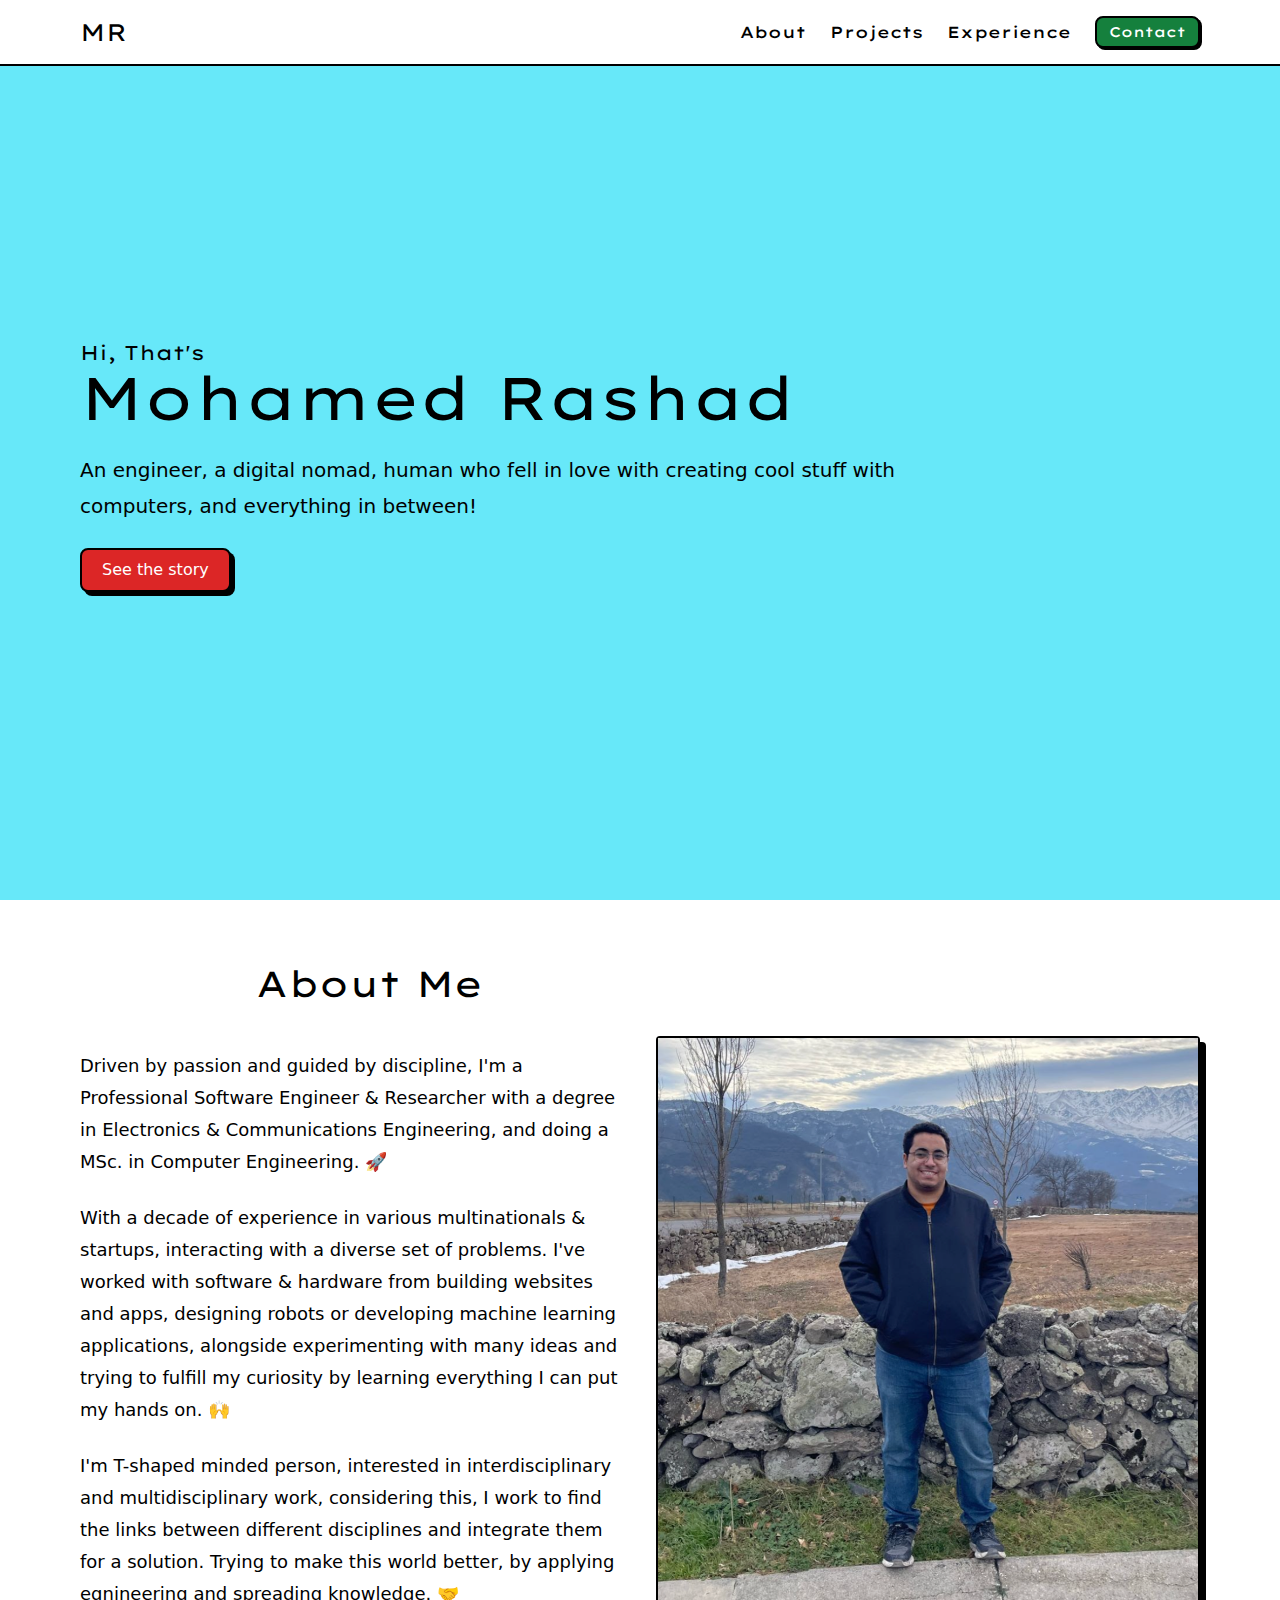
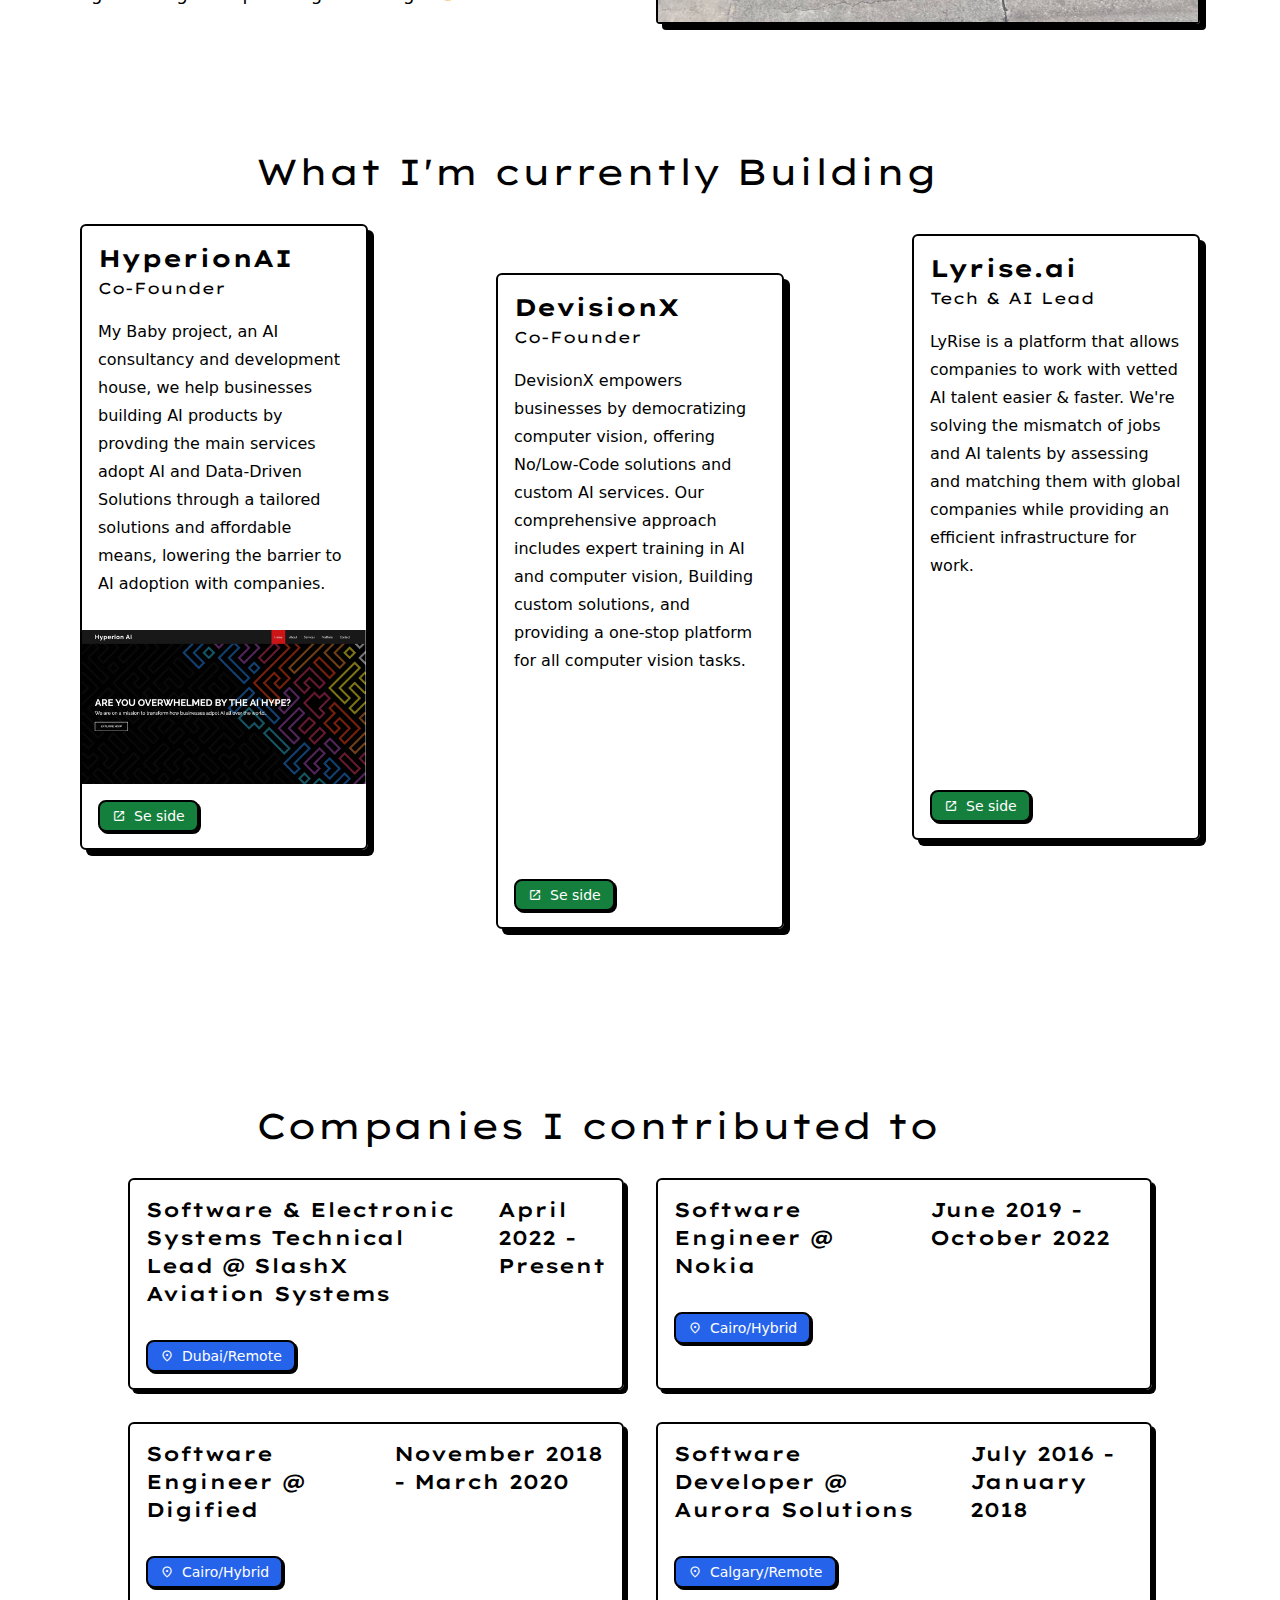
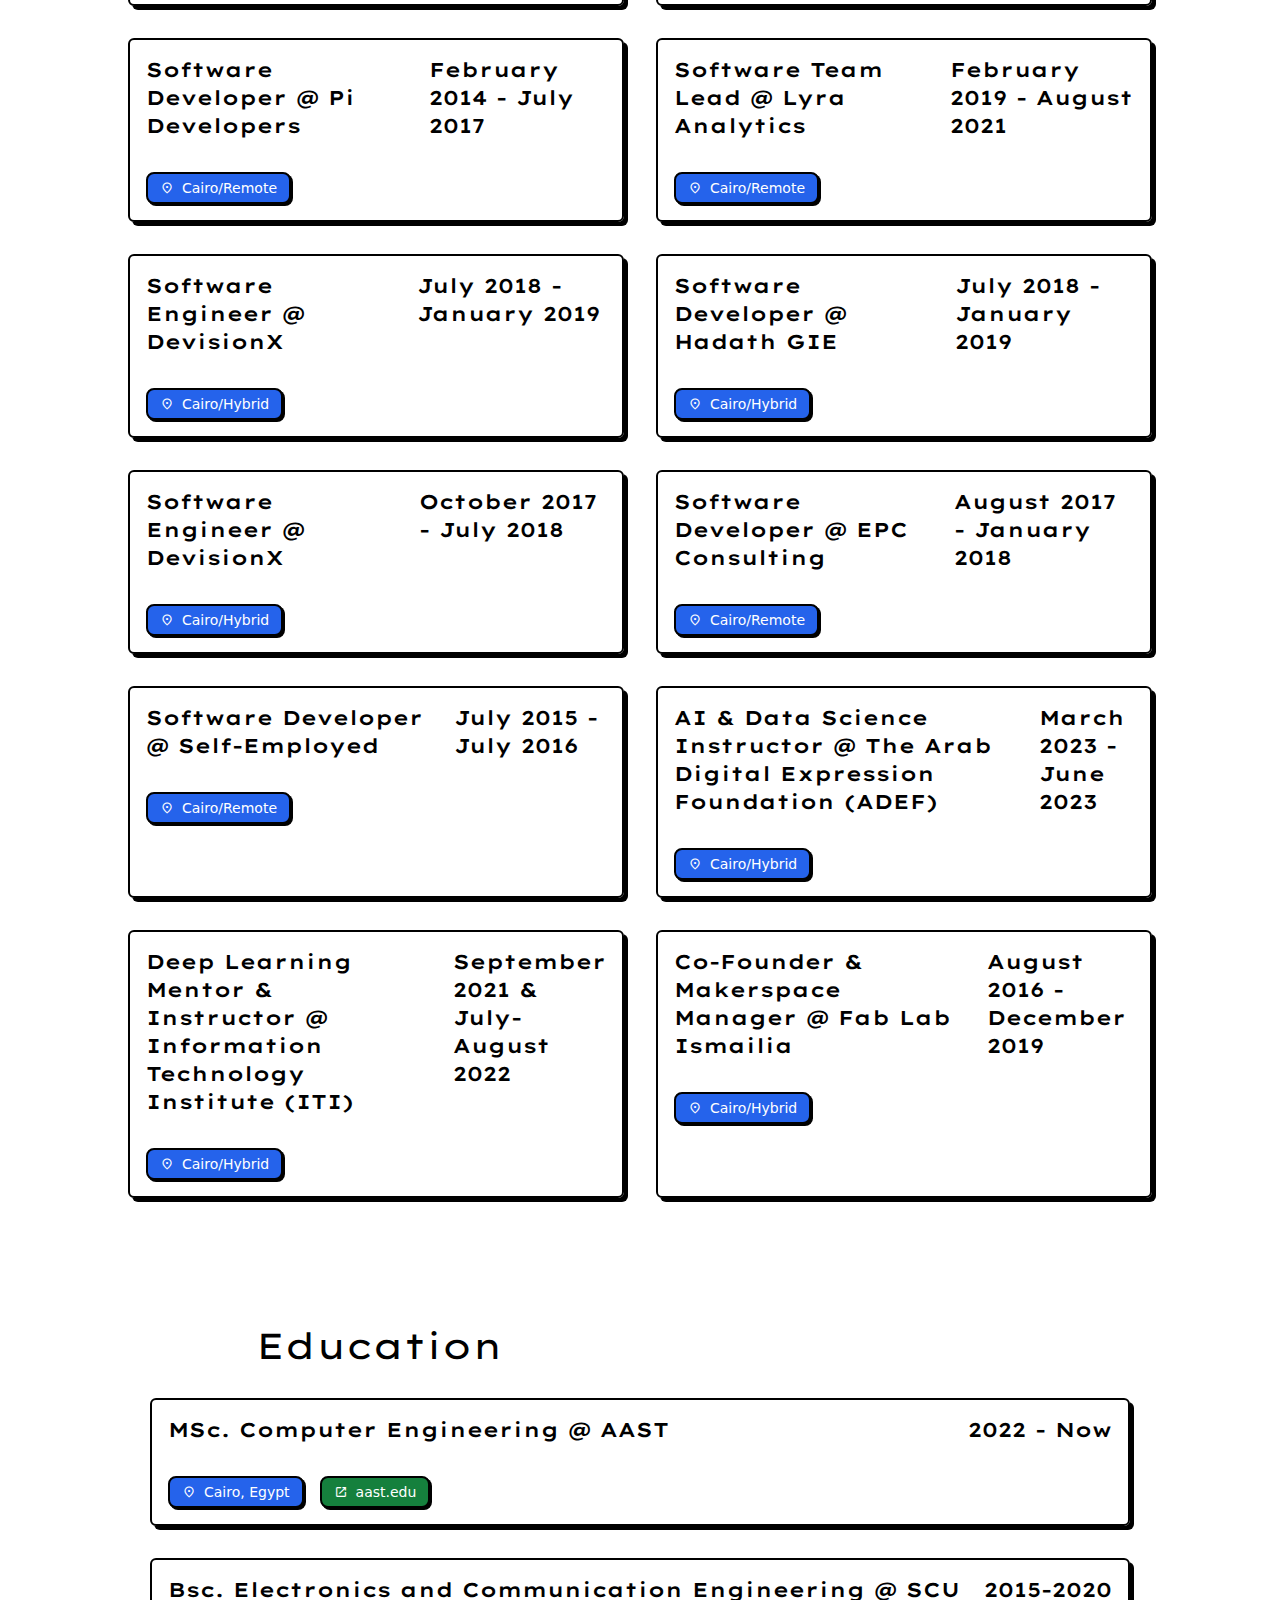
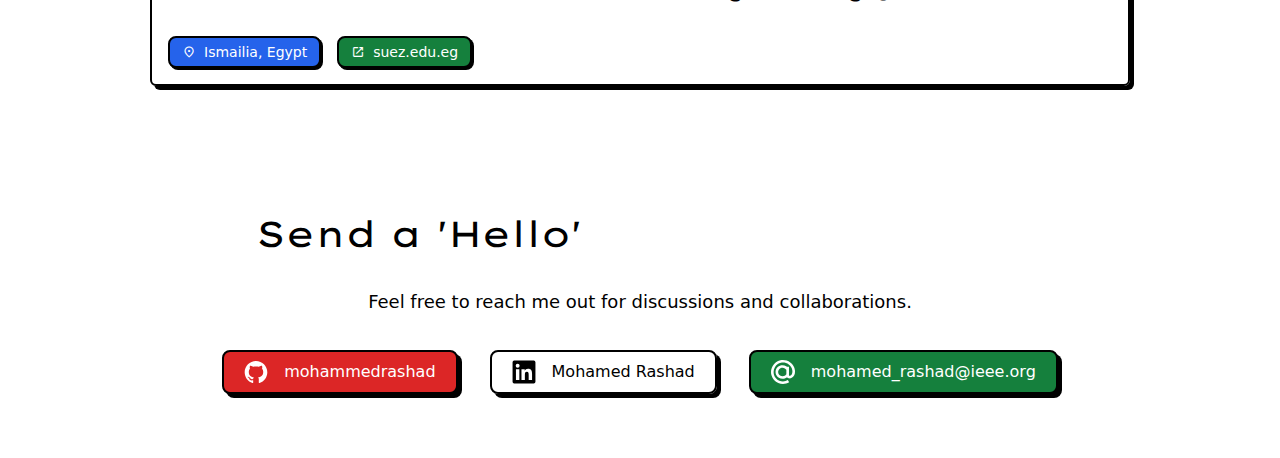
<file: index.html>
<!DOCTYPE html><html lang="da" class="scroll-smooth"><head><meta charset="UTF-8"><meta name="description" content="Rashad's Website."><meta property="og:title" content="Mads Lousdal"><meta property="og:type" content="website"><meta property="og:image" content="/social-image.png"><meta name="twitter:card" content="summary_large_image"><meta name="viewport" content="width=device-width"><!-- <link rel="icon" type="image/svg+xml" href="/favicon.svg" /> --><link rel="preconnect" href="https://fonts.googleapis.com"><link rel="preconnect" href="https://fonts.gstatic.com" crossorigin><link href="https://fonts.googleapis.com/css2?family=Lexend+Mega:wght@700&display=swap" rel="stylesheet"><link href="https://fonts.googleapis.com/css2?family=Material+Symbols+Outlined" rel="stylesheet"><meta name="generator" content="Astro v3.3.2"><title>Mohamed Rashad</title><link rel="stylesheet" href="/_astro/index.c45f99cb.css" /><script type="module">const n=document.querySelectorAll("a[href]"),a=document.querySelector("#navbarBtn"),e=document.querySelector("#navbar");a?.addEventListener("click",()=>{e?.classList.contains("hidden")?(e?.classList.remove("hidden"),e?.classList.add("flex")):(e?.classList.add("hidden"),e?.classList.remove("flex"))});n.forEach(s=>{s.addEventListener("click",()=>{e?.classList.contains("hidden")||e?.classList.add("hidden")})});
</script></head><body class="motion-safe:scroll-smooth"><header class="fixed top-0 left-0 right-0 z-10 bg-white border-b-2"><div class="container flex flex-wrap items-center justify-between py-4 mx-auto"><a href="#hero" class="text-2xl font-display">MR</a><button id="navbarBtn" type="button" class="inline-flex items-center justify-center w-10 h-10 p-2 text-sm text-black rounded-lg lg:hidden focus:outline-none focus:ring-2 focus:ring-black" aria-controls="navbar" aria-expanded="false"><span class="sr-only">Open main menu</span><svg class="w-5 h-5" aria-hidden="true" xmlns="http://www.w3.org/2000/svg" fill="none" viewBox="0 0 17 14"><path stroke="currentColor" stroke-linecap="round" stroke-linejoin="round" stroke-width="2" d="M1 1h15M1 7h15M1 13h15"></path></svg></button><nav class="hidden max-lg:w-fit lg:block lg:w-auto max-lg:absolute max-lg:top-20 max-lg:end-4 max-lg:bg-white max-lg:border-2 max-lg:border-black max-lg:rounded max-lg:p-4" id="navbar" aria-label="Main Menu"><ul class="flex flex-col gap-2 font-medium rounded-lg lg:items-center lg:gap-6 lg:flex-row lg:mt-0 lg:border-0 lg:bg-transparent"><li class="[&>a]:last:btn [&>a]:last:btn-sm [&>a]:last:btn-success [&>a]:last:hover:no-underline"><a href="#about" class="block first:pt-0 py-2 rounded font-display lg:p-0 w-fit">About</a></li><li class="[&>a]:last:btn [&>a]:last:btn-sm [&>a]:last:btn-success [&>a]:last:hover:no-underline"><a href="#projects" class="block first:pt-0 py-2 rounded font-display lg:p-0 w-fit">Projects</a></li><li class="[&>a]:last:btn [&>a]:last:btn-sm [&>a]:last:btn-success [&>a]:last:hover:no-underline"><a href="#resume" class="block first:pt-0 py-2 rounded font-display lg:p-0 w-fit">Experience</a></li><li class="[&>a]:last:btn [&>a]:last:btn-sm [&>a]:last:btn-success [&>a]:last:hover:no-underline"><a href="#contact" class="block first:pt-0 py-2 rounded font-display lg:p-0 w-fit">Contact</a></li></ul></nav></div></header><section class="grid min-h-screen py-16 bg-cyan-300 place-items-center scroll-m-24" id="hero"><div class="container flex flex-col justify-center h-full gap-8 lg:items-center lg:justify-between lg:flex-row"><header><h1 class="text-5xl sm:text-6xl"><span class="text-sm sm:text-xl">Hi, That's <br></span>Mohamed Rashad
</h1><p class="mt-6 prose lg:prose-xl">
An engineer, a digital nomad, human who fell in love with creating cool stuff with computers, and everything in between!
</p><div class="flex items-center gap-4 mt-6"><a class="flex items-center gap-2 btn btn-danger" href="#about"> See the story
</a></div></header><br><br><!-- <Picture
      src={AboutImg}
      formats={["webp"]}
      densities={[1.5, 2]}
      alt="Billede af mig"
      class="w-full"
      pictureAttributes={{ class: "w-full border-2 rounded shadow-lg" }}
    />       --></div></section><section class="py-16 scroll-m-16" id="about"><div class="container flex flex-col items-center gap-8"><header class="w-full max-w-screen-md"><h1 class="text-4xl">About Me</h1></header><div class="grid w-full gap-8 xl:grid-cols-2 place-items-center"><div class="prose max-w-none lg:max-w-prose lg:prose-lg"><p>
Driven by passion and guided by discipline,
           I'm a Professional Software Engineer & Researcher with a degree in Electronics & Communications Engineering, 
           and doing a MSc. in Computer Engineering. 🚀
</p><p>
With a decade of experience in various multinationals & startups, interacting with a diverse set of problems. I've worked with software & hardware from building websites and apps, designing robots or developing machine learning applications, alongside experimenting with many ideas and trying to fulfill my curiosity by learning everything I can put my hands on. 🙌
</p><p>
I'm T-shaped minded person, interested in interdisciplinary and multidisciplinary work, considering this, I work to find the links between different disciplines and integrate them for a solution. Trying to make this world better, by applying egnineering and spreading knowledge.  🤝
</p><!-- <p>Her er nogle af de teknologier som jeg har arbejdet med:</p>
        <ul class="flex flex-wrap items-center gap-4 not-prose">
          {tools.map((tool) => <Tool tool={tool} />)}
        </ul> --></div><picture class="w-full border-2 rounded shadow-lg"><source srcset="/_astro/Screenshot 2024-01-13 at 5.31.33 PM.cac0df3b_1zYJsC.webp, /_astro/Screenshot 2024-01-13 at 5.31.33 PM.cac0df3b_Z1mfb2a.webp 1.5x, /_astro/Screenshot 2024-01-13 at 5.31.33 PM.cac0df3b_Z1mfb2a.webp 2x" type="image/webp"><img src="/_astro/Screenshot 2024-01-13 at 5.31.33 PM.cac0df3b_ZIlM3s.png" srcset="/_astro/Screenshot 2024-01-13 at 5.31.33 PM.cac0df3b_vrhWl.png 1.5x, /_astro/Screenshot 2024-01-13 at 5.31.33 PM.cac0df3b_vrhWl.png 2x" alt="Billede af mig" class="w-full" width="1000" height="1081" loading="lazy" decoding="async"></picture></div></div></section><section class="py-16 scroll-m-16" id="projects"><div class="container flex flex-col items-center gap-8"><header class="w-full max-w-screen-md"><h1 class="text-4xl">What I&#39;m currently Building</h1></header><div class="grid gap-8 place-items-center lg:gap-16 xl:gap-32 lg:grid-cols-3"><article class="border-2 rounded-md max-w-none lg:max-w-prose prose prose-a:no-underline shadow-lg flex flex-col gap-4 lg:even:row-span-2"><header class="p-4 pb-0"><h2 class="my-0">HyperionAI</h2><h5 class="my-0">Co-Founder</h5></header><p class="px-4 my-0">My Baby project, an AI consultancy and development house, we help businesses building AI products by provding the main services adopt AI and Data-Driven Solutions through a tailored solutions and affordable means, lowering the barrier to AI adoption with companies.</p><ul class="flex flex-wrap items-center gap-4 px-4 not-prose"></ul><picture class="w-full mt-auto mb-0"><source srcset="/_astro/hyperion.ca4590a1_ZSpOr.webp, /_astro/hyperion.ca4590a1_9oB3Y.webp 1.5x, /_astro/hyperion.ca4590a1_22XMEM.webp 2x" type="image/webp"><img src="/_astro/hyperion.ca4590a1_Z1RzULj.png" srcset="/_astro/hyperion.ca4590a1_Z1HhSRS.png 1.5x, /_astro/hyperion.ca4590a1_bhhHU.png 2x" alt="HyperionAI" class="w-full" width="1000" height="542" loading="lazy" decoding="async"></picture><ul class="flex flex-wrap items-center gap-4 p-4 pt-0 not-prose"><li class="flex items-center gap-2"><a class="flex items-center gap-2 btn btn-sm btn-success" href="https://drinkster.vercel.app/" target="_blank"><i class="ico">open_in_new</i>
Se side
</a></li></ul></article><article class="border-2 rounded-md max-w-none lg:max-w-prose prose prose-a:no-underline shadow-lg flex flex-col gap-4 lg:even:row-span-2"><header class="p-4 pb-0"><h2 class="my-0">DevisionX</h2><h5 class="my-0">Co-Founder</h5></header><p class="px-4 my-0">DevisionX empowers businesses by democratizing computer vision, offering No/Low-Code solutions and custom AI services. Our comprehensive approach includes expert training in AI and computer vision, Building custom solutions, and providing a one-stop platform for all computer vision tasks.</p><ul class="flex flex-wrap items-center gap-4 px-4 not-prose"></ul><picture class="w-full mt-auto mb-0"><source srcset="/_astro/devx.35a10a57_ZT3EkI.webp, /_astro/devx.35a10a57_ZIKCri.webp 1.5x, /_astro/devx.35a10a57_19Ny9v.webp 2x" type="image/webp"><img src="/_astro/devx.35a10a57_Z1PTBu3.png" srcset="/_astro/devx.35a10a57_Z1FBzAC.png 1.5x, /_astro/devx.35a10a57_cWB0b.png 2x" alt="DevisionX" class="w-full" width="1000" height="548" loading="lazy" decoding="async"></picture><ul class="flex flex-wrap items-center gap-4 p-4 pt-0 not-prose"><li class="flex items-center gap-2"><a class="flex items-center gap-2 btn btn-sm btn-success" href="https://www.kristinalinhartova.com/" target="_blank"><i class="ico">open_in_new</i>
Se side
</a></li></ul></article><article class="border-2 rounded-md max-w-none lg:max-w-prose prose prose-a:no-underline shadow-lg flex flex-col gap-4 lg:even:row-span-2"><header class="p-4 pb-0"><h2 class="my-0">Lyrise.ai</h2><h5 class="my-0">Tech &amp; AI Lead</h5></header><p class="px-4 my-0">LyRise is a platform that allows companies to work with vetted AI talent easier &amp; faster. We&#39;re solving the mismatch of jobs and AI talents by assessing and matching them with global companies while providing an efficient infrastructure for work.</p><ul class="flex flex-wrap items-center gap-4 px-4 not-prose"></ul><picture class="w-full mt-auto mb-0"><source srcset="/_astro/lyrise.4ff412c7_2bSWyP.webp, /_astro/lyrise.4ff412c7_2mbYsg.webp 1.5x, /_astro/lyrise.4ff412c7_ZOpWJR.webp 2x" type="image/webp"><img src="/_astro/lyrise.4ff412c7_133G91.png" srcset="/_astro/lyrise.4ff412c7_1dlI2r.png 1.5x, /_astro/lyrise.4ff412c7_Z1XgeaG.png 2x" alt="Lyrise.ai" class="w-full" width="1000" height="570" loading="lazy" decoding="async"></picture><ul class="flex flex-wrap items-center gap-4 p-4 pt-0 not-prose"><li class="flex items-center gap-2"><a class="flex items-center gap-2 btn btn-sm btn-success" href="https://lyrise.ai/" target="_blank"><i class="ico">open_in_new</i>
Se side
</a></li></ul></article></div></div></section><section class="py-16 scroll-m-16" id="resume"><div class="container flex flex-col items-center gap-8"><header class="w-full max-w-screen-md"><h1 class="text-4xl">Companies I contributed to</h1></header><div class="grid grid-cols-2 flex flex-col max-w-screen-lg gap-8"><article class="p-4 gap-4 border-2 rounded-md max-w-none w-full shadow flex flex-col"><header><h2 class="flex flex-col md:flex-row gap-2 md:justify-between md:gap-6 mt-0 text-lg md:text-xl font-semibold">Software &amp; Electronic Systems Technical Lead @ SlashX Aviation Systems<span>April 2022 - Present</span></h2></header><div class="grid gap-4 prose md:grid-cols-5 place-items-center max-w-none lg:prose-lg prose-img:m-0 prose-p:m-0"></div><div class="flex gap-4"><p class="flex items-center gap-2 text-white bg-blue-600 tag"><i class="ico">location_on</i>Dubai/Remote</p></div></article><article class="p-4 gap-4 border-2 rounded-md max-w-none w-full shadow flex flex-col"><header><h2 class="flex flex-col md:flex-row gap-2 md:justify-between md:gap-6 mt-0 text-lg md:text-xl font-semibold">Software Engineer @ Nokia<span>June 2019 - October 2022</span></h2></header><div class="grid gap-4 prose md:grid-cols-5 place-items-center max-w-none lg:prose-lg prose-img:m-0 prose-p:m-0"></div><div class="flex gap-4"><p class="flex items-center gap-2 text-white bg-blue-600 tag"><i class="ico">location_on</i>Cairo/Hybrid</p></div></article><article class="p-4 gap-4 border-2 rounded-md max-w-none w-full shadow flex flex-col"><header><h2 class="flex flex-col md:flex-row gap-2 md:justify-between md:gap-6 mt-0 text-lg md:text-xl font-semibold">Software Engineer @ Digified<span>November 2018 - March 2020</span></h2></header><div class="grid gap-4 prose md:grid-cols-5 place-items-center max-w-none lg:prose-lg prose-img:m-0 prose-p:m-0"></div><div class="flex gap-4"><p class="flex items-center gap-2 text-white bg-blue-600 tag"><i class="ico">location_on</i>Cairo/Hybrid</p></div></article><article class="p-4 gap-4 border-2 rounded-md max-w-none w-full shadow flex flex-col"><header><h2 class="flex flex-col md:flex-row gap-2 md:justify-between md:gap-6 mt-0 text-lg md:text-xl font-semibold">Software Developer @ Aurora Solutions<span>July 2016 - January 2018</span></h2></header><div class="grid gap-4 prose md:grid-cols-5 place-items-center max-w-none lg:prose-lg prose-img:m-0 prose-p:m-0"></div><div class="flex gap-4"><p class="flex items-center gap-2 text-white bg-blue-600 tag"><i class="ico">location_on</i>Calgary/Remote</p></div></article><article class="p-4 gap-4 border-2 rounded-md max-w-none w-full shadow flex flex-col"><header><h2 class="flex flex-col md:flex-row gap-2 md:justify-between md:gap-6 mt-0 text-lg md:text-xl font-semibold">Software Developer @ Pi Developers<span>February 2014 - July 2017</span></h2></header><div class="grid gap-4 prose md:grid-cols-5 place-items-center max-w-none lg:prose-lg prose-img:m-0 prose-p:m-0"></div><div class="flex gap-4"><p class="flex items-center gap-2 text-white bg-blue-600 tag"><i class="ico">location_on</i>Cairo/Remote</p></div></article><article class="p-4 gap-4 border-2 rounded-md max-w-none w-full shadow flex flex-col"><header><h2 class="flex flex-col md:flex-row gap-2 md:justify-between md:gap-6 mt-0 text-lg md:text-xl font-semibold">Software Team Lead @ Lyra Analytics<span>February 2019 - August 2021</span></h2></header><div class="grid gap-4 prose md:grid-cols-5 place-items-center max-w-none lg:prose-lg prose-img:m-0 prose-p:m-0"></div><div class="flex gap-4"><p class="flex items-center gap-2 text-white bg-blue-600 tag"><i class="ico">location_on</i>Cairo/Remote</p></div></article><article class="p-4 gap-4 border-2 rounded-md max-w-none w-full shadow flex flex-col"><header><h2 class="flex flex-col md:flex-row gap-2 md:justify-between md:gap-6 mt-0 text-lg md:text-xl font-semibold">Software Engineer @ DevisionX<span>July 2018 - January 2019</span></h2></header><div class="grid gap-4 prose md:grid-cols-5 place-items-center max-w-none lg:prose-lg prose-img:m-0 prose-p:m-0"></div><div class="flex gap-4"><p class="flex items-center gap-2 text-white bg-blue-600 tag"><i class="ico">location_on</i>Cairo/Hybrid</p></div></article><article class="p-4 gap-4 border-2 rounded-md max-w-none w-full shadow flex flex-col"><header><h2 class="flex flex-col md:flex-row gap-2 md:justify-between md:gap-6 mt-0 text-lg md:text-xl font-semibold">Software Developer @ Hadath GIE<span>July 2018 - January 2019</span></h2></header><div class="grid gap-4 prose md:grid-cols-5 place-items-center max-w-none lg:prose-lg prose-img:m-0 prose-p:m-0"></div><div class="flex gap-4"><p class="flex items-center gap-2 text-white bg-blue-600 tag"><i class="ico">location_on</i>Cairo/Hybrid</p></div></article><article class="p-4 gap-4 border-2 rounded-md max-w-none w-full shadow flex flex-col"><header><h2 class="flex flex-col md:flex-row gap-2 md:justify-between md:gap-6 mt-0 text-lg md:text-xl font-semibold">Software Engineer @ DevisionX<span>October 2017 - July 2018</span></h2></header><div class="grid gap-4 prose md:grid-cols-5 place-items-center max-w-none lg:prose-lg prose-img:m-0 prose-p:m-0"></div><div class="flex gap-4"><p class="flex items-center gap-2 text-white bg-blue-600 tag"><i class="ico">location_on</i>Cairo/Hybrid</p></div></article><article class="p-4 gap-4 border-2 rounded-md max-w-none w-full shadow flex flex-col"><header><h2 class="flex flex-col md:flex-row gap-2 md:justify-between md:gap-6 mt-0 text-lg md:text-xl font-semibold">Software Developer @ EPC Consulting<span>August 2017 - January 2018</span></h2></header><div class="grid gap-4 prose md:grid-cols-5 place-items-center max-w-none lg:prose-lg prose-img:m-0 prose-p:m-0"></div><div class="flex gap-4"><p class="flex items-center gap-2 text-white bg-blue-600 tag"><i class="ico">location_on</i>Cairo/Remote</p></div></article><article class="p-4 gap-4 border-2 rounded-md max-w-none w-full shadow flex flex-col"><header><h2 class="flex flex-col md:flex-row gap-2 md:justify-between md:gap-6 mt-0 text-lg md:text-xl font-semibold">Software Developer @ Self-Employed<span>July 2015 - July 2016</span></h2></header><div class="grid gap-4 prose md:grid-cols-5 place-items-center max-w-none lg:prose-lg prose-img:m-0 prose-p:m-0"></div><div class="flex gap-4"><p class="flex items-center gap-2 text-white bg-blue-600 tag"><i class="ico">location_on</i>Cairo/Remote</p></div></article><article class="p-4 gap-4 border-2 rounded-md max-w-none w-full shadow flex flex-col"><header><h2 class="flex flex-col md:flex-row gap-2 md:justify-between md:gap-6 mt-0 text-lg md:text-xl font-semibold">AI &amp; Data Science Instructor @ The Arab Digital Expression Foundation (ADEF)<span>March 2023 - June 2023</span></h2></header><div class="grid gap-4 prose md:grid-cols-5 place-items-center max-w-none lg:prose-lg prose-img:m-0 prose-p:m-0"></div><div class="flex gap-4"><p class="flex items-center gap-2 text-white bg-blue-600 tag"><i class="ico">location_on</i>Cairo/Hybrid</p></div></article><article class="p-4 gap-4 border-2 rounded-md max-w-none w-full shadow flex flex-col"><header><h2 class="flex flex-col md:flex-row gap-2 md:justify-between md:gap-6 mt-0 text-lg md:text-xl font-semibold">Deep Learning Mentor &amp; Instructor @ Information Technology Institute (ITI)<span>September 2021 &amp; July-August 2022</span></h2></header><div class="grid gap-4 prose md:grid-cols-5 place-items-center max-w-none lg:prose-lg prose-img:m-0 prose-p:m-0"></div><div class="flex gap-4"><p class="flex items-center gap-2 text-white bg-blue-600 tag"><i class="ico">location_on</i>Cairo/Hybrid</p></div></article><article class="p-4 gap-4 border-2 rounded-md max-w-none w-full shadow flex flex-col"><header><h2 class="flex flex-col md:flex-row gap-2 md:justify-between md:gap-6 mt-0 text-lg md:text-xl font-semibold">Co-Founder &amp; Makerspace Manager @ Fab Lab Ismailia<span>August 2016 - December 2019</span></h2></header><div class="grid gap-4 prose md:grid-cols-5 place-items-center max-w-none lg:prose-lg prose-img:m-0 prose-p:m-0"></div><div class="flex gap-4"><p class="flex items-center gap-2 text-white bg-blue-600 tag"><i class="ico">location_on</i>Cairo/Hybrid</p></div></article></div></div></section><section class="py-16 scroll-m-16" id="education"><div class="container flex flex-col items-center gap-8"><header class="w-full max-w-screen-md"><h1 class="text-4xl">Education</h1></header><div class="flex flex-col max-w-screen-lg gap-8"><article class="p-4 gap-4 border-2 rounded-md max-w-none w-full shadow flex flex-col"><header><h2 class="flex flex-col md:flex-row gap-2 md:justify-between md:gap-6 mt-0 text-lg md:text-xl font-semibold">MSc. Computer Engineering @ AAST<span>2022 - Now</span></h2></header><div class="grid gap-4 prose md:grid-cols-5 place-items-center max-w-none lg:prose-lg prose-img:m-0 prose-p:m-0"></div><div class="flex gap-4"><p class="flex items-center gap-2 text-white bg-blue-600 tag"><i class="ico">location_on</i>Cairo, Egypt</p><a href="https://aast.edu/en/" target="_blank" class="flex items-center gap-2 btn btn-sm btn-success"><i class="ico">open_in_new</i>aast.edu</a></div></article><article class="p-4 gap-4 border-2 rounded-md max-w-none w-full shadow flex flex-col"><header><h2 class="flex flex-col md:flex-row gap-2 md:justify-between md:gap-6 mt-0 text-lg md:text-xl font-semibold">Bsc. Electronics and Communication Engineering @ SCU<span>2015-2020</span></h2></header><div class="grid gap-4 prose md:grid-cols-5 place-items-center max-w-none lg:prose-lg prose-img:m-0 prose-p:m-0"></div><div class="flex gap-4"><p class="flex items-center gap-2 text-white bg-blue-600 tag"><i class="ico">location_on</i>Ismailia, Egypt</p><a href="https://suez.edu.eg/ar/en/%D9%83%D9%84%D9%8A%D8%A9-%D8%A7%D9%84%D9%87%D9%86%D8%AF%D8%B3%D8%A9/" target="_blank" class="flex items-center gap-2 btn btn-sm btn-success"><i class="ico">open_in_new</i>suez.edu.eg</a></div></article></div></div></section><section class="py-16 scroll-m-16" id="contact"><div class="container flex flex-col items-center gap-8"><header class="w-full max-w-screen-md"><h1 class="text-4xl">Send a &#39;Hello&#39;</h1></header><p class="prose max-w-none lg:max-w-prose lg:prose-lg">
Feel free to reach me out for discussions and collaborations.
</p><ul class="flex flex-col w-full gap-2 font-medium rounded-lg lg:w-fit lg:gap-8 lg:flex-row lg:mt-0 lg:border-0 lg:bg-transparent"><li class="m-0 md:w-fit"><a href="https://github.com/mohammedrashad" target="_blank" class="flex gap-4 social-link btn btn-danger"><img class="block w-6" src="/icons/github.svg" alt="">mohammedrashad</a></li><li class="m-0 md:w-fit"><a href="https://www.linkedin.com/in/rashaddism/" target="_blank" class="flex gap-4 social-link btn btn-info"><img class="block w-6" src="/icons/linkedin.svg" alt="">Mohamed Rashad</a></li><li class="m-0 md:w-fit"><a href="mailto:mohamed_rashad@ieee.org" target="_blank" class="flex gap-4 social-link btn btn-success"><img class="block w-6" src="/icons/email.svg" alt="">mohamed_rashad@ieee.org</a></li></ul></div></section></body></html>
</file>
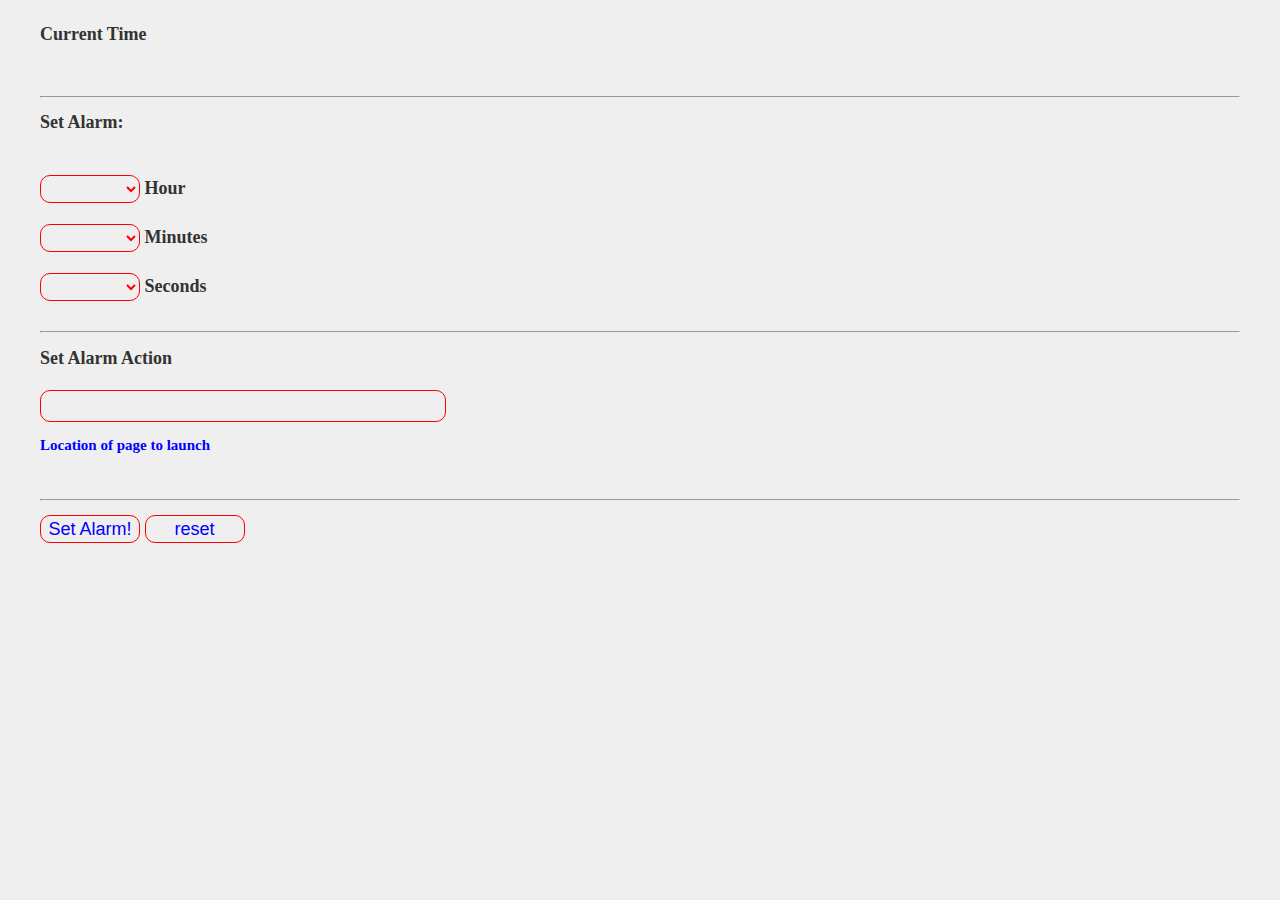
<file: coffee.html>
<!DOCTYPE html>
<html>
<head>
<title>3102 Solutions -- Coffee Machine</title>

<!-- Firebase App is always required and must be first -->
<script type='text/javascript' src='https://cdn.firebase.com/js/client/1.0.15/firebase.js'></script>

<style type="text/css">

body {
	font-family: "calibri";
    background: #efefef;
    padding: 32px;
    padding-top: 16px;
    color: #333;

}
#jsalarmclock{
	font-family: Tahoma;
	font-weight: bold;
	font-size: 18px;
}

#jsalarmclock div{
	margin-bottom: 0.8em;
}

#jsalarmclock div.leftcolumn{
	float: left;
	width: 150px;
	font-size: 18px;
	clear: left;
}

#jsalarmclock span{
	margin-right: 5px;
}

.button_menu {
  width: 100px;
  height: 28px;
  background-color: buttonface;
  border: 1px solid red;
  border-radius: 10px;
  color: blue;
  font-size:18px;
}

.select_menu {
  width: 100px;
  height: 28px;
  background-color: buttonface;
  border: 1px solid red;
  border-radius: 10px;
  color: red;
}

.text_menu {
 width: 400px;
  height: 28px;
  background-color: buttonface;
  border: 1px solid red;
  border-radius: 10px;
  color: blue;
}

</style>
<script type="text/javascript">

var mfirebase = new Firebase('https://android-e034d.firebaseio.com/Users/pZVz2vkJBkQoStFxTPMxopWLBEJ3');

var jsalarm={
	padfield:function(f){
		return (f<10)? "0"+f : f
	},
	showcurrenttime:function(){
		var dateobj=new Date()
		var ct=this.padfield(dateobj.getHours())+":"+this.padfield(dateobj.getMinutes())+":"+this.padfield(dateobj.getSeconds())
		this.ctref.innerHTML=ct
		this.ctref.setAttribute("title", ct)
		if (typeof this.hourwake!="undefined"){ //if alarm is set
			if (this.ctref.title==(this.hourwake+":"+this.minutewake+":"+this.secondwake)){
				clearInterval(jsalarm.timer)
				window.location=document.getElementById("musicloc").value
				mfirebase.set({coffeeMaker: 1});

				setTimeout(function() {
                //your code to be executed after 3 minutes
				mfirebase.set({coffeeMaker: 2});
				}, 3 * 60 * 1000);

			}
		}
	},
	init:function(){
		var dateobj=new Date()
		this.ctref=document.getElementById("alarm_alarm")
		this.submitref=document.getElementById("submit_submit")
		this.submitref.onclick=function(){
			jsalarm.setalarm()
			this.value="Alarm Set"
			this.disabled=true
			return false
		}
		this.resetref=document.getElementById("reset_reset")
		this.resetref.onclick=function(){
		jsalarm.submitref.disabled=false
		jsalarm.hourwake=undefined
		jsalarm.hourselect.disabled=false
		jsalarm.minuteselect.disabled=false
		jsalarm.secondselect.disabled=false
		return false
		}
		var selections=document.getElementsByTagName("select")
		this.hourselect=selections[0]
		this.minuteselect=selections[1]
		this.secondselect=selections[2]
		for (var i=0; i<60; i++){
			if (i<24) //If still within range of hours field: 0-23
			this.hourselect[i]=new Option(this.padfield(i), this.padfield(i), false, dateobj.getHours()==i)
			this.minuteselect[i]=new Option(this.padfield(i), this.padfield(i), false, dateobj.getMinutes()==i)
			this.secondselect[i]=new Option(this.padfield(i), this.padfield(i), false, dateobj.getSeconds()==i)
		}
		jsalarm.showcurrenttime()
		jsalarm.timer=setInterval(function(){jsalarm.showcurrenttime()}, 1000)
	},
	setalarm:function(){
		this.hourwake=this.hourselect.options[this.hourselect.selectedIndex].value
		this.minutewake=this.minuteselect.options[this.minuteselect.selectedIndex].value
		this.secondwake=this.secondselect.options[this.secondselect.selectedIndex].value
		this.hourselect.disabled=true
		this.minuteselect.disabled=true
		this.secondselect.disabled=true

		mfirebase.set({coffeeMaker: 3});

	}
}
</script>

</style>

</head>

<body>

<form action="" method="">
<div id="jsalarmclock">

	<div>
	<div class="leftcolumn">Current Time</div> <br/> <br/>
	<span id="alarm_alarm" style="letter-spacing: 2px  font-size: 16px;"></span>
	<hr/>
	</div>
	<div>
	<div class="leftcolumn">Set Alarm:</div> <br/><br/><br/>
	<span><select class="select_menu"></select> Hour</span> <br/><br/>
	<span><select class="select_menu"></select> Minutes</span> <br/><br/>
	<span><select class="select_menu"></select> Seconds</span><br/><br/>
	<hr/>
	</div>
	
	<div>
	<div class="leftcolumn">Set Alarm Action</div><br/><br/>
	<input type="text" class="text_menu" id="musicloc" size="40" value="" /> 
	<span style="font: normal 11px Tahoma">
	<p style="color: blue; font-size: 15px; font-weight: bold;">Location of page to launch</p>
	</span>
	<hr/>
	</div>
	
	<input type="submit" class="button_menu" value="Set Alarm!" id="submit_submit" /> 
	<input type="reset" class="button_menu" value="reset" id="reset_reset" />

</div>
</form>


<script type="text/javascript">
jsalarm.init()
</script>

</body>
</html>
</file>
<file: _astro/index.c45f99cb.css>
*,:before,:after{box-sizing:border-box;border-width:0;border-style:solid;border-color:#e5e7eb}:before,:after{--tw-content: ""}html{line-height:1.5;-webkit-text-size-adjust:100%;-moz-tab-size:4;-o-tab-size:4;tab-size:4;font-family:ui-sans-serif,system-ui,-apple-system,BlinkMacSystemFont,Segoe UI,Roboto,Helvetica Neue,Arial,Noto Sans,sans-serif,"Apple Color Emoji","Segoe UI Emoji",Segoe UI Symbol,"Noto Color Emoji";font-feature-settings:normal;font-variation-settings:normal}body{margin:0;line-height:inherit}hr{height:0;color:inherit;border-top-width:1px}abbr:where([title]){-webkit-text-decoration:underline dotted;text-decoration:underline dotted}h1,h2,h3,h4,h5,h6{font-size:inherit;font-weight:inherit}a{color:inherit;text-decoration:inherit}b,strong{font-weight:bolder}code,kbd,samp,pre{font-family:ui-monospace,SFMono-Regular,Menlo,Monaco,Consolas,Liberation Mono,Courier New,monospace;font-size:1em}small{font-size:80%}sub,sup{font-size:75%;line-height:0;position:relative;vertical-align:baseline}sub{bottom:-.25em}sup{top:-.5em}table{text-indent:0;border-color:inherit;border-collapse:collapse}button,input,optgroup,select,textarea{font-family:inherit;font-feature-settings:inherit;font-variation-settings:inherit;font-size:100%;font-weight:inherit;line-height:inherit;color:inherit;margin:0;padding:0}button,select{text-transform:none}button,[type=button],[type=reset],[type=submit]{-webkit-appearance:button;background-color:transparent;background-image:none}:-moz-focusring{outline:auto}:-moz-ui-invalid{box-shadow:none}progress{vertical-align:baseline}::-webkit-inner-spin-button,::-webkit-outer-spin-button{height:auto}[type=search]{-webkit-appearance:textfield;outline-offset:-2px}::-webkit-search-decoration{-webkit-appearance:none}::-webkit-file-upload-button{-webkit-appearance:button;font:inherit}summary{display:list-item}blockquote,dl,dd,h1,h2,h3,h4,h5,h6,hr,figure,p,pre{margin:0}fieldset{margin:0;padding:0}legend{padding:0}ol,ul,menu{list-style:none;margin:0;padding:0}dialog{padding:0}textarea{resize:vertical}input::-moz-placeholder,textarea::-moz-placeholder{opacity:1;color:#9ca3af}input::placeholder,textarea::placeholder{opacity:1;color:#9ca3af}button,[role=button]{cursor:pointer}:disabled{cursor:default}img,svg,video,canvas,audio,iframe,embed,object{display:block;vertical-align:middle}img,video{max-width:100%;height:auto}[hidden]{display:none}*,:before,:after{--tw-border-opacity: 1;border-color:rgb(0 0 0 / var(--tw-border-opacity))}h1,h2,h3,h4,h5,h6{font-family:Lexend Mega,ui-sans-serif,system-ui,-apple-system,BlinkMacSystemFont,Segoe UI,Roboto,Helvetica Neue,Arial,Noto Sans,sans-serif,"Apple Color Emoji","Segoe UI Emoji",Segoe UI Symbol,"Noto Color Emoji"}h1{margin-bottom:0;font-size:2.25rem;line-height:2.5rem}hr{position:relative;z-index:0;border-width:1px}hr[data-text]:before{position:absolute;top:50%;left:50%;z-index:10;display:inline-block;height:-moz-fit-content;height:fit-content;--tw-translate-x: -50%;--tw-translate-y: -50%;transform:translate(var(--tw-translate-x),var(--tw-translate-y)) rotate(var(--tw-rotate)) skew(var(--tw-skew-x)) skewY(var(--tw-skew-y)) scaleX(var(--tw-scale-x)) scaleY(var(--tw-scale-y));--tw-bg-opacity: 1;background-color:rgb(255 255 255 / var(--tw-bg-opacity));padding:.25rem;--tw-text-opacity: 1;color:rgb(0 0 0 / var(--tw-text-opacity));--tw-content: attr(data-text)}.prose hr{margin-top:1rem;margin-bottom:1rem}a[href]:not(.btn){text-decoration-color:#dc2626;text-decoration-style:wavy;text-underline-offset:4px;outline:2px solid transparent;outline-offset:2px}a[href]:not(.btn):hover{text-decoration-line:underline}a[href]:not(.btn):focus{text-decoration-line:underline}*,:before,:after{--tw-border-spacing-x: 0;--tw-border-spacing-y: 0;--tw-translate-x: 0;--tw-translate-y: 0;--tw-rotate: 0;--tw-skew-x: 0;--tw-skew-y: 0;--tw-scale-x: 1;--tw-scale-y: 1;--tw-pan-x: ;--tw-pan-y: ;--tw-pinch-zoom: ;--tw-scroll-snap-strictness: proximity;--tw-gradient-from-position: ;--tw-gradient-via-position: ;--tw-gradient-to-position: ;--tw-ordinal: ;--tw-slashed-zero: ;--tw-numeric-figure: ;--tw-numeric-spacing: ;--tw-numeric-fraction: ;--tw-ring-inset: ;--tw-ring-offset-width: 0px;--tw-ring-offset-color: #fff;--tw-ring-color: rgb(59 130 246 / .5);--tw-ring-offset-shadow: 0 0 #0000;--tw-ring-shadow: 0 0 #0000;--tw-shadow: 0 0 #0000;--tw-shadow-colored: 0 0 #0000;--tw-blur: ;--tw-brightness: ;--tw-contrast: ;--tw-grayscale: ;--tw-hue-rotate: ;--tw-invert: ;--tw-saturate: ;--tw-sepia: ;--tw-drop-shadow: ;--tw-backdrop-blur: ;--tw-backdrop-brightness: ;--tw-backdrop-contrast: ;--tw-backdrop-grayscale: ;--tw-backdrop-hue-rotate: ;--tw-backdrop-invert: ;--tw-backdrop-opacity: ;--tw-backdrop-saturate: ;--tw-backdrop-sepia: }::backdrop{--tw-border-spacing-x: 0;--tw-border-spacing-y: 0;--tw-translate-x: 0;--tw-translate-y: 0;--tw-rotate: 0;--tw-skew-x: 0;--tw-skew-y: 0;--tw-scale-x: 1;--tw-scale-y: 1;--tw-pan-x: ;--tw-pan-y: ;--tw-pinch-zoom: ;--tw-scroll-snap-strictness: proximity;--tw-gradient-from-position: ;--tw-gradient-via-position: ;--tw-gradient-to-position: ;--tw-ordinal: ;--tw-slashed-zero: ;--tw-numeric-figure: ;--tw-numeric-spacing: ;--tw-numeric-fraction: ;--tw-ring-inset: ;--tw-ring-offset-width: 0px;--tw-ring-offset-color: #fff;--tw-ring-color: rgb(59 130 246 / .5);--tw-ring-offset-shadow: 0 0 #0000;--tw-ring-shadow: 0 0 #0000;--tw-shadow: 0 0 #0000;--tw-shadow-colored: 0 0 #0000;--tw-blur: ;--tw-brightness: ;--tw-contrast: ;--tw-grayscale: ;--tw-hue-rotate: ;--tw-invert: ;--tw-saturate: ;--tw-sepia: ;--tw-drop-shadow: ;--tw-backdrop-blur: ;--tw-backdrop-brightness: ;--tw-backdrop-contrast: ;--tw-backdrop-grayscale: ;--tw-backdrop-hue-rotate: ;--tw-backdrop-invert: ;--tw-backdrop-opacity: ;--tw-backdrop-saturate: ;--tw-backdrop-sepia: }.container{width:100%}@media (min-width: 640px){.container{max-width:640px}}@media (min-width: 768px){.container{max-width:768px}}@media (min-width: 1024px){.container{max-width:1024px}}@media (min-width: 1280px){.container{max-width:1280px}}@media (min-width: 1536px){.container{max-width:1536px}}.prose{color:var(--tw-prose-body);max-width:65ch}.prose :where(p):not(:where([class~=not-prose],[class~=not-prose] *)){margin-top:1.25em;margin-bottom:1.25em}.prose :where([class~=lead]):not(:where([class~=not-prose],[class~=not-prose] *)){color:var(--tw-prose-lead);font-size:1.25em;line-height:1.6;margin-top:1.2em;margin-bottom:1.2em}.prose :where(a):not(:where([class~=not-prose],[class~=not-prose] *)){color:var(--tw-prose-links);text-decoration:underline;font-weight:500}.prose :where(strong):not(:where([class~=not-prose],[class~=not-prose] *)){color:var(--tw-prose-bold);font-weight:600}.prose :where(a strong):not(:where([class~=not-prose],[class~=not-prose] *)){color:inherit}.prose :where(blockquote strong):not(:where([class~=not-prose],[class~=not-prose] *)){color:inherit}.prose :where(thead th strong):not(:where([class~=not-prose],[class~=not-prose] *)){color:inherit}.prose :where(ol):not(:where([class~=not-prose],[class~=not-prose] *)){list-style-type:decimal;margin-top:1.25em;margin-bottom:1.25em;padding-left:1.625em}.prose :where(ol[type=A]):not(:where([class~=not-prose],[class~=not-prose] *)){list-style-type:upper-alpha}.prose :where(ol[type=a]):not(:where([class~=not-prose],[class~=not-prose] *)){list-style-type:lower-alpha}.prose :where(ol[type=A s]):not(:where([class~=not-prose],[class~=not-prose] *)){list-style-type:upper-alpha}.prose :where(ol[type=a s]):not(:where([class~=not-prose],[class~=not-prose] *)){list-style-type:lower-alpha}.prose :where(ol[type=I]):not(:where([class~=not-prose],[class~=not-prose] *)){list-style-type:upper-roman}.prose :where(ol[type=i]):not(:where([class~=not-prose],[class~=not-prose] *)){list-style-type:lower-roman}.prose :where(ol[type=I s]):not(:where([class~=not-prose],[class~=not-prose] *)){list-style-type:upper-roman}.prose :where(ol[type=i s]):not(:where([class~=not-prose],[class~=not-prose] *)){list-style-type:lower-roman}.prose :where(ol[type="1"]):not(:where([class~=not-prose],[class~=not-prose] *)){list-style-type:decimal}.prose :where(ul):not(:where([class~=not-prose],[class~=not-prose] *)){list-style-type:disc;margin-top:1.25em;margin-bottom:1.25em;padding-left:1.625em}.prose :where(ol>li):not(:where([class~=not-prose],[class~=not-prose] *))::marker{font-weight:400;color:var(--tw-prose-counters)}.prose :where(ul>li):not(:where([class~=not-prose],[class~=not-prose] *))::marker{color:var(--tw-prose-bullets)}.prose :where(dt):not(:where([class~=not-prose],[class~=not-prose] *)){color:var(--tw-prose-headings);font-weight:600;margin-top:1.25em}.prose :where(hr):not(:where([class~=not-prose],[class~=not-prose] *)){border-color:var(--tw-prose-hr);border-top-width:1px;margin-top:3em;margin-bottom:3em}.prose :where(blockquote):not(:where([class~=not-prose],[class~=not-prose] *)){font-weight:500;font-style:italic;color:var(--tw-prose-quotes);border-left-width:.25rem;border-left-color:var(--tw-prose-quote-borders);quotes:"“""”""‘""’";margin-top:1.6em;margin-bottom:1.6em;padding-left:1em}.prose :where(blockquote p:first-of-type):not(:where([class~=not-prose],[class~=not-prose] *)):before{content:open-quote}.prose :where(blockquote p:last-of-type):not(:where([class~=not-prose],[class~=not-prose] *)):after{content:close-quote}.prose :where(h1):not(:where([class~=not-prose],[class~=not-prose] *)){color:var(--tw-prose-headings);font-weight:800;font-size:2.25em;margin-top:0;margin-bottom:.8888889em;line-height:1.1111111}.prose :where(h1 strong):not(:where([class~=not-prose],[class~=not-prose] *)){font-weight:900;color:inherit}.prose :where(h2):not(:where([class~=not-prose],[class~=not-prose] *)){color:var(--tw-prose-headings);font-weight:700;font-size:1.5em;margin-top:2em;margin-bottom:1em;line-height:1.3333333}.prose :where(h2 strong):not(:where([class~=not-prose],[class~=not-prose] *)){font-weight:800;color:inherit}.prose :where(h3):not(:where([class~=not-prose],[class~=not-prose] *)){color:var(--tw-prose-headings);font-weight:600;font-size:1.25em;margin-top:1.6em;margin-bottom:.6em;line-height:1.6}.prose :where(h3 strong):not(:where([class~=not-prose],[class~=not-prose] *)){font-weight:700;color:inherit}.prose :where(h4):not(:where([class~=not-prose],[class~=not-prose] *)){color:var(--tw-prose-headings);font-weight:600;margin-top:1.5em;margin-bottom:.5em;line-height:1.5}.prose :where(h4 strong):not(:where([class~=not-prose],[class~=not-prose] *)){font-weight:700;color:inherit}.prose :where(img):not(:where([class~=not-prose],[class~=not-prose] *)){margin-top:2em;margin-bottom:2em}.prose :where(picture):not(:where([class~=not-prose],[class~=not-prose] *)){display:block;margin-top:2em;margin-bottom:2em}.prose :where(kbd):not(:where([class~=not-prose],[class~=not-prose] *)){font-weight:500;font-family:inherit;color:var(--tw-prose-kbd);box-shadow:0 0 0 1px rgb(var(--tw-prose-kbd-shadows) / 10%),0 3px 0 rgb(var(--tw-prose-kbd-shadows) / 10%);font-size:.875em;border-radius:.3125rem;padding:.1875em .375em}.prose :where(code):not(:where([class~=not-prose],[class~=not-prose] *)){color:var(--tw-prose-code);font-weight:600;font-size:.875em}.prose :where(code):not(:where([class~=not-prose],[class~=not-prose] *)):before{content:"`"}.prose :where(code):not(:where([class~=not-prose],[class~=not-prose] *)):after{content:"`"}.prose :where(a code):not(:where([class~=not-prose],[class~=not-prose] *)){color:inherit}.prose :where(h1 code):not(:where([class~=not-prose],[class~=not-prose] *)){color:inherit}.prose :where(h2 code):not(:where([class~=not-prose],[class~=not-prose] *)){color:inherit;font-size:.875em}.prose :where(h3 code):not(:where([class~=not-prose],[class~=not-prose] *)){color:inherit;font-size:.9em}.prose :where(h4 code):not(:where([class~=not-prose],[class~=not-prose] *)){color:inherit}.prose :where(blockquote code):not(:where([class~=not-prose],[class~=not-prose] *)){color:inherit}.prose :where(thead th code):not(:where([class~=not-prose],[class~=not-prose] *)){color:inherit}.prose :where(pre):not(:where([class~=not-prose],[class~=not-prose] *)){color:var(--tw-prose-pre-code);background-color:var(--tw-prose-pre-bg);overflow-x:auto;font-weight:400;font-size:.875em;line-height:1.7142857;margin-top:1.7142857em;margin-bottom:1.7142857em;border-radius:.375rem;padding:.8571429em 1.1428571em}.prose :where(pre code):not(:where([class~=not-prose],[class~=not-prose] *)){background-color:transparent;border-width:0;border-radius:0;padding:0;font-weight:inherit;color:inherit;font-size:inherit;font-family:inherit;line-height:inherit}.prose :where(pre code):not(:where([class~=not-prose],[class~=not-prose] *)):before{content:none}.prose :where(pre code):not(:where([class~=not-prose],[class~=not-prose] *)):after{content:none}.prose :where(table):not(:where([class~=not-prose],[class~=not-prose] *)){width:100%;table-layout:auto;text-align:left;margin-top:2em;margin-bottom:2em;font-size:.875em;line-height:1.7142857}.prose :where(thead):not(:where([class~=not-prose],[class~=not-prose] *)){border-bottom-width:1px;border-bottom-color:var(--tw-prose-th-borders)}.prose :where(thead th):not(:where([class~=not-prose],[class~=not-prose] *)){color:var(--tw-prose-headings);font-weight:600;vertical-align:bottom;padding-right:.5714286em;padding-bottom:.5714286em;padding-left:.5714286em}.prose :where(tbody tr):not(:where([class~=not-prose],[class~=not-prose] *)){border-bottom-width:1px;border-bottom-color:var(--tw-prose-td-borders)}.prose :where(tbody tr:last-child):not(:where([class~=not-prose],[class~=not-prose] *)){border-bottom-width:0}.prose :where(tbody td):not(:where([class~=not-prose],[class~=not-prose] *)){vertical-align:baseline}.prose :where(tfoot):not(:where([class~=not-prose],[class~=not-prose] *)){border-top-width:1px;border-top-color:var(--tw-prose-th-borders)}.prose :where(tfoot td):not(:where([class~=not-prose],[class~=not-prose] *)){vertical-align:top}.prose :where(figure>*):not(:where([class~=not-prose],[class~=not-prose] *)){margin-top:0;margin-bottom:0}.prose :where(figcaption):not(:where([class~=not-prose],[class~=not-prose] *)){color:var(--tw-prose-captions);font-size:.875em;line-height:1.4285714;margin-top:.8571429em}.prose{--tw-prose-body: #000;--tw-prose-headings: #000;--tw-prose-lead: #000;--tw-prose-links: #000;--tw-prose-bold: #000;--tw-prose-counters: #000;--tw-prose-bullets: #000;--tw-prose-hr: #000;--tw-prose-quotes: #000;--tw-prose-quote-borders: #000;--tw-prose-captions: #000;--tw-prose-kbd: #111827;--tw-prose-kbd-shadows: 17 24 39;--tw-prose-code: #000;--tw-prose-pre-code: #000;--tw-prose-pre-bg: #000;--tw-prose-th-borders: #000;--tw-prose-td-borders: #000;--tw-prose-invert-body: #fff;--tw-prose-invert-headings: #fff;--tw-prose-invert-lead: #fff;--tw-prose-invert-links: #fff;--tw-prose-invert-bold: #fff;--tw-prose-invert-counters: #fff;--tw-prose-invert-bullets: #fff;--tw-prose-invert-hr: #fff;--tw-prose-invert-quotes: #fff;--tw-prose-invert-quote-borders: #fff;--tw-prose-invert-captions: #fff;--tw-prose-invert-kbd: #fff;--tw-prose-invert-kbd-shadows: 255 255 255;--tw-prose-invert-code: #fff;--tw-prose-invert-pre-code: #fff;--tw-prose-invert-pre-bg: rgb(0 0 0 / 50%);--tw-prose-invert-th-borders: #fff;--tw-prose-invert-td-borders: #fff;font-size:1rem;line-height:1.75}.prose :where(picture>img):not(:where([class~=not-prose],[class~=not-prose] *)){margin-top:0;margin-bottom:0}.prose :where(video):not(:where([class~=not-prose],[class~=not-prose] *)){margin-top:2em;margin-bottom:2em}.prose :where(li):not(:where([class~=not-prose],[class~=not-prose] *)){margin-top:.5em;margin-bottom:.5em}.prose :where(ol>li):not(:where([class~=not-prose],[class~=not-prose] *)){padding-left:.375em}.prose :where(ul>li):not(:where([class~=not-prose],[class~=not-prose] *)){padding-left:.375em}.prose :where(.prose>ul>li p):not(:where([class~=not-prose],[class~=not-prose] *)){margin-top:.75em;margin-bottom:.75em}.prose :where(.prose>ul>li>*:first-child):not(:where([class~=not-prose],[class~=not-prose] *)){margin-top:1.25em}.prose :where(.prose>ul>li>*:last-child):not(:where([class~=not-prose],[class~=not-prose] *)){margin-bottom:1.25em}.prose :where(.prose>ol>li>*:first-child):not(:where([class~=not-prose],[class~=not-prose] *)){margin-top:1.25em}.prose :where(.prose>ol>li>*:last-child):not(:where([class~=not-prose],[class~=not-prose] *)){margin-bottom:1.25em}.prose :where(ul ul,ul ol,ol ul,ol ol):not(:where([class~=not-prose],[class~=not-prose] *)){margin-top:.75em;margin-bottom:.75em}.prose :where(dl):not(:where([class~=not-prose],[class~=not-prose] *)){margin-top:1.25em;margin-bottom:1.25em}.prose :where(dd):not(:where([class~=not-prose],[class~=not-prose] *)){margin-top:.5em;padding-left:1.625em}.prose :where(hr+*):not(:where([class~=not-prose],[class~=not-prose] *)){margin-top:0}.prose :where(h2+*):not(:where([class~=not-prose],[class~=not-prose] *)){margin-top:0}.prose :where(h3+*):not(:where([class~=not-prose],[class~=not-prose] *)){margin-top:0}.prose :where(h4+*):not(:where([class~=not-prose],[class~=not-prose] *)){margin-top:0}.prose :where(thead th:first-child):not(:where([class~=not-prose],[class~=not-prose] *)){padding-left:0}.prose :where(thead th:last-child):not(:where([class~=not-prose],[class~=not-prose] *)){padding-right:0}.prose :where(tbody td,tfoot td):not(:where([class~=not-prose],[class~=not-prose] *)){padding:.5714286em}.prose :where(tbody td:first-child,tfoot td:first-child):not(:where([class~=not-prose],[class~=not-prose] *)){padding-left:0}.prose :where(tbody td:last-child,tfoot td:last-child):not(:where([class~=not-prose],[class~=not-prose] *)){padding-right:0}.prose :where(figure):not(:where([class~=not-prose],[class~=not-prose] *)){margin-top:2em;margin-bottom:2em}.prose :where(.prose>:first-child):not(:where([class~=not-prose],[class~=not-prose] *)){margin-top:0}.prose :where(.prose>:last-child):not(:where([class~=not-prose],[class~=not-prose] *)){margin-bottom:0}.container{position:relative;margin-left:auto;margin-right:auto;padding-left:1rem;padding-right:1rem}@media (min-width: 640px){.container{padding-left:2rem;padding-right:2rem}}@media (min-width: 768px){.container{padding-left:3rem;padding-right:3rem}}@media (min-width: 1024px){.container{padding-left:4rem;padding-right:4rem}}@media (min-width: 1280px){.container{padding-left:5rem;padding-right:5rem}}@media (min-width: 1536px){.container{padding-left:6rem;padding-right:6rem}}.tag{border-radius:.5rem;border-width:2px;padding:.25rem .75rem;font-size:.875rem;line-height:1.25rem;font-weight:500;--tw-shadow: 2px 2px #000;--tw-shadow-colored: 2px 2px var(--tw-shadow-color);box-shadow:var(--tw-ring-offset-shadow, 0 0 #0000),var(--tw-ring-shadow, 0 0 #0000),var(--tw-shadow)}.btn{border-radius:.5rem;border-width:2px;padding:.5rem 1.25rem;font-weight:500;--tw-shadow: 4px 4px #000;--tw-shadow-colored: 4px 4px var(--tw-shadow-color);box-shadow:var(--tw-ring-offset-shadow, 0 0 #0000),var(--tw-ring-shadow, 0 0 #0000),var(--tw-shadow);transition-property:color,background-color,border-color,text-decoration-color,fill,stroke,opacity,box-shadow,transform,filter,-webkit-backdrop-filter;transition-property:color,background-color,border-color,text-decoration-color,fill,stroke,opacity,box-shadow,transform,filter,backdrop-filter;transition-property:color,background-color,border-color,text-decoration-color,fill,stroke,opacity,box-shadow,transform,filter,backdrop-filter,-webkit-backdrop-filter;transition-property:filter;transition-timing-function:cubic-bezier(.4,0,.2,1);transition-duration:.1s;transition-timing-function:cubic-bezier(.4,0,1,1)}.btn:hover{--tw-bg-opacity: 1;background-color:rgb(0 0 0 / var(--tw-bg-opacity));--tw-text-opacity: 1;color:rgb(255 255 255 / var(--tw-text-opacity))}.btn:focus{--tw-bg-opacity: 1;background-color:rgb(0 0 0 / var(--tw-bg-opacity));--tw-text-opacity: 1;color:rgb(255 255 255 / var(--tw-text-opacity))}.btn:hover{--tw-shadow: 2px 2px #000;--tw-shadow-colored: 2px 2px var(--tw-shadow-color);box-shadow:var(--tw-ring-offset-shadow, 0 0 #0000),var(--tw-ring-shadow, 0 0 #0000),var(--tw-shadow)}.btn:focus{--tw-shadow: 2px 2px #000;--tw-shadow-colored: 2px 2px var(--tw-shadow-color);box-shadow:var(--tw-ring-offset-shadow, 0 0 #0000),var(--tw-ring-shadow, 0 0 #0000),var(--tw-shadow)}.btn:active{--tw-shadow: 0 0 #0000;--tw-shadow-colored: 0 0 #0000;box-shadow:var(--tw-ring-offset-shadow, 0 0 #0000),var(--tw-ring-shadow, 0 0 #0000),var(--tw-shadow)}.btn-sm{padding:.25rem .75rem;font-size:.875rem;line-height:1.25rem;--tw-shadow: 2px 2px #000;--tw-shadow-colored: 2px 2px var(--tw-shadow-color);box-shadow:var(--tw-ring-offset-shadow, 0 0 #0000),var(--tw-ring-shadow, 0 0 #0000),var(--tw-shadow)}.btn-danger{--tw-bg-opacity: 1;background-color:rgb(220 38 38 / var(--tw-bg-opacity));--tw-text-opacity: 1;color:rgb(255 255 255 / var(--tw-text-opacity))}.btn-danger:hover{--tw-bg-opacity: 1;background-color:rgb(239 68 68 / var(--tw-bg-opacity));--tw-text-opacity: 1;color:rgb(0 0 0 / var(--tw-text-opacity))}.btn-danger:focus{--tw-bg-opacity: 1;background-color:rgb(239 68 68 / var(--tw-bg-opacity));--tw-text-opacity: 1;color:rgb(0 0 0 / var(--tw-text-opacity))}.btn-danger>img{--tw-invert: invert(100%);filter:var(--tw-blur) var(--tw-brightness) var(--tw-contrast) var(--tw-grayscale) var(--tw-hue-rotate) var(--tw-invert) var(--tw-saturate) var(--tw-sepia) var(--tw-drop-shadow)}.btn-danger:hover>img{--tw-invert: invert(0);filter:var(--tw-blur) var(--tw-brightness) var(--tw-contrast) var(--tw-grayscale) var(--tw-hue-rotate) var(--tw-invert) var(--tw-saturate) var(--tw-sepia) var(--tw-drop-shadow)}.btn-danger:focus>img{--tw-invert: invert(0);filter:var(--tw-blur) var(--tw-brightness) var(--tw-contrast) var(--tw-grayscale) var(--tw-hue-rotate) var(--tw-invert) var(--tw-saturate) var(--tw-sepia) var(--tw-drop-shadow)}.btn-success{--tw-bg-opacity: 1;background-color:rgb(21 128 61 / var(--tw-bg-opacity));--tw-text-opacity: 1;color:rgb(255 255 255 / var(--tw-text-opacity))}.btn-success:hover{--tw-bg-opacity: 1;background-color:rgb(22 163 74 / var(--tw-bg-opacity));--tw-text-opacity: 1;color:rgb(0 0 0 / var(--tw-text-opacity))}.btn-success:focus{--tw-bg-opacity: 1;background-color:rgb(22 163 74 / var(--tw-bg-opacity));--tw-text-opacity: 1;color:rgb(0 0 0 / var(--tw-text-opacity))}.btn-success>img{--tw-invert: invert(100%);filter:var(--tw-blur) var(--tw-brightness) var(--tw-contrast) var(--tw-grayscale) var(--tw-hue-rotate) var(--tw-invert) var(--tw-saturate) var(--tw-sepia) var(--tw-drop-shadow)}.btn-success:hover>img{--tw-invert: invert(0);filter:var(--tw-blur) var(--tw-brightness) var(--tw-contrast) var(--tw-grayscale) var(--tw-hue-rotate) var(--tw-invert) var(--tw-saturate) var(--tw-sepia) var(--tw-drop-shadow)}.btn-success:focus>img{--tw-invert: invert(0);filter:var(--tw-blur) var(--tw-brightness) var(--tw-contrast) var(--tw-grayscale) var(--tw-hue-rotate) var(--tw-invert) var(--tw-saturate) var(--tw-sepia) var(--tw-drop-shadow)}.btn:disabled,.btn[disabled]{cursor:not-allowed;--tw-border-opacity: 1;border-color:rgb(107 114 128 / var(--tw-border-opacity));background-color:transparent;--tw-text-opacity: 1;color:rgb(107 114 128 / var(--tw-text-opacity));--tw-shadow: 0 0 #0000;--tw-shadow-colored: 0 0 #0000;box-shadow:var(--tw-ring-offset-shadow, 0 0 #0000),var(--tw-ring-shadow, 0 0 #0000),var(--tw-shadow)}.btn:disabled:hover,.btn[disabled]:hover{--tw-border-opacity: 1;border-color:rgb(107 114 128 / var(--tw-border-opacity));background-color:transparent;--tw-text-opacity: 1;color:rgb(107 114 128 / var(--tw-text-opacity))}.sr-only{position:absolute;width:1px;height:1px;padding:0;margin:-1px;overflow:hidden;clip:rect(0,0,0,0);white-space:nowrap;border-width:0}.pointer-events-none{pointer-events:none}.fixed{position:fixed}.absolute{position:absolute}.relative{position:relative}.bottom-0{bottom:0}.bottom-4{bottom:1rem}.left-0{left:0}.left-1{left:.25rem}.right-0{right:0}.top-0{top:0}.z-10{z-index:10}.col-span-4{grid-column:span 4 / span 4}.m-0{margin:0}.mx-auto{margin-left:auto;margin-right:auto}.my-0{margin-top:0;margin-bottom:0}.mb-0{margin-bottom:0}.mb-4{margin-bottom:1rem}.mt-0{margin-top:0}.mt-6{margin-top:1.5rem}.mt-auto{margin-top:auto}.block{display:block}.flex{display:flex}.inline-flex{display:inline-flex}.grid{display:grid}.hidden{display:none}.aspect-square{aspect-ratio:1 / 1}.h-10{height:2.5rem}.h-5{height:1.25rem}.h-full{height:100%}.h-screen{height:100vh}.max-h-8{max-height:2rem}.min-h-screen{min-height:100vh}.w-10{width:2.5rem}.w-24{width:6rem}.w-5{width:1.25rem}.w-6{width:1.5rem}.w-fit{width:-moz-fit-content;width:fit-content}.w-full{width:100%}.max-w-full{max-width:100%}.max-w-none{max-width:none}.max-w-screen-lg{max-width:1024px}.max-w-screen-md{max-width:768px}.origin-bottom-right{transform-origin:bottom right}.translate-x-1\/2{--tw-translate-x: 50%;transform:translate(var(--tw-translate-x),var(--tw-translate-y)) rotate(var(--tw-rotate)) skew(var(--tw-skew-x)) skewY(var(--tw-skew-y)) scaleX(var(--tw-scale-x)) scaleY(var(--tw-scale-y))}.translate-y-1\/2{--tw-translate-y: 50%;transform:translate(var(--tw-translate-x),var(--tw-translate-y)) rotate(var(--tw-rotate)) skew(var(--tw-skew-x)) skewY(var(--tw-skew-y)) scaleX(var(--tw-scale-x)) scaleY(var(--tw-scale-y))}.rotate-45{--tw-rotate: 45deg;transform:translate(var(--tw-translate-x),var(--tw-translate-y)) rotate(var(--tw-rotate)) skew(var(--tw-skew-x)) skewY(var(--tw-skew-y)) scaleX(var(--tw-scale-x)) scaleY(var(--tw-scale-y))}.cursor-pointer{cursor:pointer}.select-none{-webkit-user-select:none;-moz-user-select:none;user-select:none}.resize{resize:both}.scroll-m-16{scroll-margin:4rem}.scroll-m-24{scroll-margin:6rem}.grid-cols-2{grid-template-columns:repeat(2,minmax(0,1fr))}.flex-col{flex-direction:column}.flex-wrap{flex-wrap:wrap}.place-items-center{place-items:center}.items-center{align-items:center}.justify-center{justify-content:center}.justify-between{justify-content:space-between}.gap-2{gap:.5rem}.gap-4{gap:1rem}.gap-8{gap:2rem}.scroll-smooth{scroll-behavior:smooth}.rounded{border-radius:.25rem}.rounded-lg{border-radius:.5rem}.rounded-md{border-radius:.375rem}.border-2{border-width:2px}.border-b-2{border-bottom-width:2px}.bg-blue-600{--tw-bg-opacity: 1;background-color:rgb(37 99 235 / var(--tw-bg-opacity))}.bg-cyan-300{--tw-bg-opacity: 1;background-color:rgb(103 232 249 / var(--tw-bg-opacity))}.bg-white{--tw-bg-opacity: 1;background-color:rgb(255 255 255 / var(--tw-bg-opacity))}.p-2{padding:.5rem}.p-4{padding:1rem}.px-4{padding-left:1rem;padding-right:1rem}.py-16{padding-top:4rem;padding-bottom:4rem}.py-2{padding-top:.5rem;padding-bottom:.5rem}.py-4{padding-top:1rem;padding-bottom:1rem}.pb-0{padding-bottom:0}.pt-0{padding-top:0}.font-display{font-family:Lexend Mega,ui-sans-serif,system-ui,-apple-system,BlinkMacSystemFont,Segoe UI,Roboto,Helvetica Neue,Arial,Noto Sans,sans-serif,"Apple Color Emoji","Segoe UI Emoji",Segoe UI Symbol,"Noto Color Emoji"}.text-2xl{font-size:1.5rem;line-height:2rem}.text-4xl{font-size:2.25rem;line-height:2.5rem}.text-5xl{font-size:3rem;line-height:1}.text-8xl{font-size:6rem;line-height:1}.text-lg{font-size:1.125rem;line-height:1.75rem}.text-sm{font-size:.875rem;line-height:1.25rem}.font-medium{font-weight:500}.font-semibold{font-weight:600}.text-black{--tw-text-opacity: 1;color:rgb(0 0 0 / var(--tw-text-opacity))}.text-white{--tw-text-opacity: 1;color:rgb(255 255 255 / var(--tw-text-opacity))}.shadow{--tw-shadow: 4px 4px #000;--tw-shadow-colored: 4px 4px var(--tw-shadow-color);box-shadow:var(--tw-ring-offset-shadow, 0 0 #0000),var(--tw-ring-shadow, 0 0 #0000),var(--tw-shadow)}.shadow-lg{--tw-shadow: 6px 6px #000;--tw-shadow-colored: 6px 6px var(--tw-shadow-color);box-shadow:var(--tw-ring-offset-shadow, 0 0 #0000),var(--tw-ring-shadow, 0 0 #0000),var(--tw-shadow)}.shadow-xl{--tw-shadow: 8px 8px #000;--tw-shadow-colored: 8px 8px var(--tw-shadow-color);box-shadow:var(--tw-ring-offset-shadow, 0 0 #0000),var(--tw-ring-shadow, 0 0 #0000),var(--tw-shadow)}.ring{--tw-ring-offset-shadow: var(--tw-ring-inset) 0 0 0 var(--tw-ring-offset-width) var(--tw-ring-offset-color);--tw-ring-shadow: var(--tw-ring-inset) 0 0 0 calc(3px + var(--tw-ring-offset-width)) var(--tw-ring-color);box-shadow:var(--tw-ring-offset-shadow),var(--tw-ring-shadow),var(--tw-shadow, 0 0 #0000)}.invert{--tw-invert: invert(100%);filter:var(--tw-blur) var(--tw-brightness) var(--tw-contrast) var(--tw-grayscale) var(--tw-hue-rotate) var(--tw-invert) var(--tw-saturate) var(--tw-sepia) var(--tw-drop-shadow)}.filter{filter:var(--tw-blur) var(--tw-brightness) var(--tw-contrast) var(--tw-grayscale) var(--tw-hue-rotate) var(--tw-invert) var(--tw-saturate) var(--tw-sepia) var(--tw-drop-shadow)}.transition{transition-property:color,background-color,border-color,text-decoration-color,fill,stroke,opacity,box-shadow,transform,filter,-webkit-backdrop-filter;transition-property:color,background-color,border-color,text-decoration-color,fill,stroke,opacity,box-shadow,transform,filter,backdrop-filter;transition-property:color,background-color,border-color,text-decoration-color,fill,stroke,opacity,box-shadow,transform,filter,backdrop-filter,-webkit-backdrop-filter;transition-timing-function:cubic-bezier(.4,0,.2,1);transition-duration:.15s}.ico{font-family:Material Symbols Outlined;font-weight:400;font-style:normal;font-size:inherit;display:inline-block;line-height:1;text-transform:none;letter-spacing:normal;word-wrap:normal;white-space:nowrap;direction:ltr;-webkit-font-smoothing:antialiased;text-rendering:optimizeLegibility;-moz-osx-font-smoothing:grayscale;font-feature-settings:"liga"}@media (min-width: 1024px){.lg\:prose-lg{font-size:1.125rem;line-height:1.7777778}.lg\:prose-lg :where(p):not(:where([class~=not-prose],[class~=not-prose] *)){margin-top:1.3333333em;margin-bottom:1.3333333em}.lg\:prose-lg :where([class~=lead]):not(:where([class~=not-prose],[class~=not-prose] *)){font-size:1.2222222em;line-height:1.4545455;margin-top:1.0909091em;margin-bottom:1.0909091em}.lg\:prose-lg :where(blockquote):not(:where([class~=not-prose],[class~=not-prose] *)){margin-top:1.6666667em;margin-bottom:1.6666667em;padding-left:1em}.lg\:prose-lg :where(h1):not(:where([class~=not-prose],[class~=not-prose] *)){font-size:2.6666667em;margin-top:0;margin-bottom:.8333333em;line-height:1}.lg\:prose-lg :where(h2):not(:where([class~=not-prose],[class~=not-prose] *)){font-size:1.6666667em;margin-top:1.8666667em;margin-bottom:1.0666667em;line-height:1.3333333}.lg\:prose-lg :where(h3):not(:where([class~=not-prose],[class~=not-prose] *)){font-size:1.3333333em;margin-top:1.6666667em;margin-bottom:.6666667em;line-height:1.5}.lg\:prose-lg :where(h4):not(:where([class~=not-prose],[class~=not-prose] *)){margin-top:1.7777778em;margin-bottom:.4444444em;line-height:1.5555556}.lg\:prose-lg :where(img):not(:where([class~=not-prose],[class~=not-prose] *)){margin-top:1.7777778em;margin-bottom:1.7777778em}.lg\:prose-lg :where(picture):not(:where([class~=not-prose],[class~=not-prose] *)){margin-top:1.7777778em;margin-bottom:1.7777778em}.lg\:prose-lg :where(picture>img):not(:where([class~=not-prose],[class~=not-prose] *)){margin-top:0;margin-bottom:0}.lg\:prose-lg :where(video):not(:where([class~=not-prose],[class~=not-prose] *)){margin-top:1.7777778em;margin-bottom:1.7777778em}.lg\:prose-lg :where(kbd):not(:where([class~=not-prose],[class~=not-prose] *)){font-size:.8888889em;border-radius:.3125rem;padding:.2222222em .4444444em}.lg\:prose-lg :where(code):not(:where([class~=not-prose],[class~=not-prose] *)){font-size:.8888889em}.lg\:prose-lg :where(h2 code):not(:where([class~=not-prose],[class~=not-prose] *)){font-size:.8666667em}.lg\:prose-lg :where(h3 code):not(:where([class~=not-prose],[class~=not-prose] *)){font-size:.875em}.lg\:prose-lg :where(pre):not(:where([class~=not-prose],[class~=not-prose] *)){font-size:.8888889em;line-height:1.75;margin-top:2em;margin-bottom:2em;border-radius:.375rem;padding:1em 1.5em}.lg\:prose-lg :where(ol):not(:where([class~=not-prose],[class~=not-prose] *)){margin-top:1.3333333em;margin-bottom:1.3333333em;padding-left:1.5555556em}.lg\:prose-lg :where(ul):not(:where([class~=not-prose],[class~=not-prose] *)){margin-top:1.3333333em;margin-bottom:1.3333333em;padding-left:1.5555556em}.lg\:prose-lg :where(li):not(:where([class~=not-prose],[class~=not-prose] *)){margin-top:.6666667em;margin-bottom:.6666667em}.lg\:prose-lg :where(ol>li):not(:where([class~=not-prose],[class~=not-prose] *)){padding-left:.4444444em}.lg\:prose-lg :where(ul>li):not(:where([class~=not-prose],[class~=not-prose] *)){padding-left:.4444444em}.lg\:prose-lg :where(.lg\:prose-lg>ul>li p):not(:where([class~=not-prose],[class~=not-prose] *)){margin-top:.8888889em;margin-bottom:.8888889em}.lg\:prose-lg :where(.lg\:prose-lg>ul>li>*:first-child):not(:where([class~=not-prose],[class~=not-prose] *)){margin-top:1.3333333em}.lg\:prose-lg :where(.lg\:prose-lg>ul>li>*:last-child):not(:where([class~=not-prose],[class~=not-prose] *)){margin-bottom:1.3333333em}.lg\:prose-lg :where(.lg\:prose-lg>ol>li>*:first-child):not(:where([class~=not-prose],[class~=not-prose] *)){margin-top:1.3333333em}.lg\:prose-lg :where(.lg\:prose-lg>ol>li>*:last-child):not(:where([class~=not-prose],[class~=not-prose] *)){margin-bottom:1.3333333em}.lg\:prose-lg :where(ul ul,ul ol,ol ul,ol ol):not(:where([class~=not-prose],[class~=not-prose] *)){margin-top:.8888889em;margin-bottom:.8888889em}.lg\:prose-lg :where(dl):not(:where([class~=not-prose],[class~=not-prose] *)){margin-top:1.3333333em;margin-bottom:1.3333333em}.lg\:prose-lg :where(dt):not(:where([class~=not-prose],[class~=not-prose] *)){margin-top:1.3333333em}.lg\:prose-lg :where(dd):not(:where([class~=not-prose],[class~=not-prose] *)){margin-top:.6666667em;padding-left:1.5555556em}.lg\:prose-lg :where(hr):not(:where([class~=not-prose],[class~=not-prose] *)){margin-top:3.1111111em;margin-bottom:3.1111111em}.lg\:prose-lg :where(hr+*):not(:where([class~=not-prose],[class~=not-prose] *)){margin-top:0}.lg\:prose-lg :where(h2+*):not(:where([class~=not-prose],[class~=not-prose] *)){margin-top:0}.lg\:prose-lg :where(h3+*):not(:where([class~=not-prose],[class~=not-prose] *)){margin-top:0}.lg\:prose-lg :where(h4+*):not(:where([class~=not-prose],[class~=not-prose] *)){margin-top:0}.lg\:prose-lg :where(table):not(:where([class~=not-prose],[class~=not-prose] *)){font-size:.8888889em;line-height:1.5}.lg\:prose-lg :where(thead th):not(:where([class~=not-prose],[class~=not-prose] *)){padding-right:.75em;padding-bottom:.75em;padding-left:.75em}.lg\:prose-lg :where(thead th:first-child):not(:where([class~=not-prose],[class~=not-prose] *)){padding-left:0}.lg\:prose-lg :where(thead th:last-child):not(:where([class~=not-prose],[class~=not-prose] *)){padding-right:0}.lg\:prose-lg :where(tbody td,tfoot td):not(:where([class~=not-prose],[class~=not-prose] *)){padding:.75em}.lg\:prose-lg :where(tbody td:first-child,tfoot td:first-child):not(:where([class~=not-prose],[class~=not-prose] *)){padding-left:0}.lg\:prose-lg :where(tbody td:last-child,tfoot td:last-child):not(:where([class~=not-prose],[class~=not-prose] *)){padding-right:0}.lg\:prose-lg :where(figure):not(:where([class~=not-prose],[class~=not-prose] *)){margin-top:1.7777778em;margin-bottom:1.7777778em}.lg\:prose-lg :where(figure>*):not(:where([class~=not-prose],[class~=not-prose] *)){margin-top:0;margin-bottom:0}.lg\:prose-lg :where(figcaption):not(:where([class~=not-prose],[class~=not-prose] *)){font-size:.8888889em;line-height:1.5;margin-top:1em}.lg\:prose-lg :where(.lg\:prose-lg>:first-child):not(:where([class~=not-prose],[class~=not-prose] *)){margin-top:0}.lg\:prose-lg :where(.lg\:prose-lg>:last-child):not(:where([class~=not-prose],[class~=not-prose] *)){margin-bottom:0}.lg\:prose-xl{font-size:1.25rem;line-height:1.8}.lg\:prose-xl :where(p):not(:where([class~=not-prose],[class~=not-prose] *)){margin-top:1.2em;margin-bottom:1.2em}.lg\:prose-xl :where([class~=lead]):not(:where([class~=not-prose],[class~=not-prose] *)){font-size:1.2em;line-height:1.5;margin-top:1em;margin-bottom:1em}.lg\:prose-xl :where(blockquote):not(:where([class~=not-prose],[class~=not-prose] *)){margin-top:1.6em;margin-bottom:1.6em;padding-left:1.0666667em}.lg\:prose-xl :where(h1):not(:where([class~=not-prose],[class~=not-prose] *)){font-size:2.8em;margin-top:0;margin-bottom:.8571429em;line-height:1}.lg\:prose-xl :where(h2):not(:where([class~=not-prose],[class~=not-prose] *)){font-size:1.8em;margin-top:1.5555556em;margin-bottom:.8888889em;line-height:1.1111111}.lg\:prose-xl :where(h3):not(:where([class~=not-prose],[class~=not-prose] *)){font-size:1.5em;margin-top:1.6em;margin-bottom:.6666667em;line-height:1.3333333}.lg\:prose-xl :where(h4):not(:where([class~=not-prose],[class~=not-prose] *)){margin-top:1.8em;margin-bottom:.6em;line-height:1.6}.lg\:prose-xl :where(img):not(:where([class~=not-prose],[class~=not-prose] *)){margin-top:2em;margin-bottom:2em}.lg\:prose-xl :where(picture):not(:where([class~=not-prose],[class~=not-prose] *)){margin-top:2em;margin-bottom:2em}.lg\:prose-xl :where(picture>img):not(:where([class~=not-prose],[class~=not-prose] *)){margin-top:0;margin-bottom:0}.lg\:prose-xl :where(video):not(:where([class~=not-prose],[class~=not-prose] *)){margin-top:2em;margin-bottom:2em}.lg\:prose-xl :where(kbd):not(:where([class~=not-prose],[class~=not-prose] *)){font-size:.9em;border-radius:.3125rem;padding:.25em .4em}.lg\:prose-xl :where(code):not(:where([class~=not-prose],[class~=not-prose] *)){font-size:.9em}.lg\:prose-xl :where(h2 code):not(:where([class~=not-prose],[class~=not-prose] *)){font-size:.8611111em}.lg\:prose-xl :where(h3 code):not(:where([class~=not-prose],[class~=not-prose] *)){font-size:.9em}.lg\:prose-xl :where(pre):not(:where([class~=not-prose],[class~=not-prose] *)){font-size:.9em;line-height:1.7777778;margin-top:2em;margin-bottom:2em;border-radius:.5rem;padding:1.1111111em 1.3333333em}.lg\:prose-xl :where(ol):not(:where([class~=not-prose],[class~=not-prose] *)){margin-top:1.2em;margin-bottom:1.2em;padding-left:1.6em}.lg\:prose-xl :where(ul):not(:where([class~=not-prose],[class~=not-prose] *)){margin-top:1.2em;margin-bottom:1.2em;padding-left:1.6em}.lg\:prose-xl :where(li):not(:where([class~=not-prose],[class~=not-prose] *)){margin-top:.6em;margin-bottom:.6em}.lg\:prose-xl :where(ol>li):not(:where([class~=not-prose],[class~=not-prose] *)){padding-left:.4em}.lg\:prose-xl :where(ul>li):not(:where([class~=not-prose],[class~=not-prose] *)){padding-left:.4em}.lg\:prose-xl :where(.lg\:prose-xl>ul>li p):not(:where([class~=not-prose],[class~=not-prose] *)){margin-top:.8em;margin-bottom:.8em}.lg\:prose-xl :where(.lg\:prose-xl>ul>li>*:first-child):not(:where([class~=not-prose],[class~=not-prose] *)){margin-top:1.2em}.lg\:prose-xl :where(.lg\:prose-xl>ul>li>*:last-child):not(:where([class~=not-prose],[class~=not-prose] *)){margin-bottom:1.2em}.lg\:prose-xl :where(.lg\:prose-xl>ol>li>*:first-child):not(:where([class~=not-prose],[class~=not-prose] *)){margin-top:1.2em}.lg\:prose-xl :where(.lg\:prose-xl>ol>li>*:last-child):not(:where([class~=not-prose],[class~=not-prose] *)){margin-bottom:1.2em}.lg\:prose-xl :where(ul ul,ul ol,ol ul,ol ol):not(:where([class~=not-prose],[class~=not-prose] *)){margin-top:.8em;margin-bottom:.8em}.lg\:prose-xl :where(dl):not(:where([class~=not-prose],[class~=not-prose] *)){margin-top:1.2em;margin-bottom:1.2em}.lg\:prose-xl :where(dt):not(:where([class~=not-prose],[class~=not-prose] *)){margin-top:1.2em}.lg\:prose-xl :where(dd):not(:where([class~=not-prose],[class~=not-prose] *)){margin-top:.6em;padding-left:1.6em}.lg\:prose-xl :where(hr):not(:where([class~=not-prose],[class~=not-prose] *)){margin-top:2.8em;margin-bottom:2.8em}.lg\:prose-xl :where(hr+*):not(:where([class~=not-prose],[class~=not-prose] *)){margin-top:0}.lg\:prose-xl :where(h2+*):not(:where([class~=not-prose],[class~=not-prose] *)){margin-top:0}.lg\:prose-xl :where(h3+*):not(:where([class~=not-prose],[class~=not-prose] *)){margin-top:0}.lg\:prose-xl :where(h4+*):not(:where([class~=not-prose],[class~=not-prose] *)){margin-top:0}.lg\:prose-xl :where(table):not(:where([class~=not-prose],[class~=not-prose] *)){font-size:.9em;line-height:1.5555556}.lg\:prose-xl :where(thead th):not(:where([class~=not-prose],[class~=not-prose] *)){padding-right:.6666667em;padding-bottom:.8888889em;padding-left:.6666667em}.lg\:prose-xl :where(thead th:first-child):not(:where([class~=not-prose],[class~=not-prose] *)){padding-left:0}.lg\:prose-xl :where(thead th:last-child):not(:where([class~=not-prose],[class~=not-prose] *)){padding-right:0}.lg\:prose-xl :where(tbody td,tfoot td):not(:where([class~=not-prose],[class~=not-prose] *)){padding:.8888889em .6666667em}.lg\:prose-xl :where(tbody td:first-child,tfoot td:first-child):not(:where([class~=not-prose],[class~=not-prose] *)){padding-left:0}.lg\:prose-xl :where(tbody td:last-child,tfoot td:last-child):not(:where([class~=not-prose],[class~=not-prose] *)){padding-right:0}.lg\:prose-xl :where(figure):not(:where([class~=not-prose],[class~=not-prose] *)){margin-top:2em;margin-bottom:2em}.lg\:prose-xl :where(figure>*):not(:where([class~=not-prose],[class~=not-prose] *)){margin-top:0;margin-bottom:0}.lg\:prose-xl :where(figcaption):not(:where([class~=not-prose],[class~=not-prose] *)){font-size:.9em;line-height:1.5555556;margin-top:1em}.lg\:prose-xl :where(.lg\:prose-xl>:first-child):not(:where([class~=not-prose],[class~=not-prose] *)){margin-top:0}.lg\:prose-xl :where(.lg\:prose-xl>:last-child):not(:where([class~=not-prose],[class~=not-prose] *)){margin-bottom:0}}.\[\&\>a\]\:last\:btn:last-child>a{border-radius:.5rem;border-width:2px;padding:.5rem 1.25rem;font-weight:500;--tw-shadow: 4px 4px #000;--tw-shadow-colored: 4px 4px var(--tw-shadow-color);box-shadow:var(--tw-ring-offset-shadow, 0 0 #0000),var(--tw-ring-shadow, 0 0 #0000),var(--tw-shadow);transition-property:color,background-color,border-color,text-decoration-color,fill,stroke,opacity,box-shadow,transform,filter,-webkit-backdrop-filter;transition-property:color,background-color,border-color,text-decoration-color,fill,stroke,opacity,box-shadow,transform,filter,backdrop-filter;transition-property:color,background-color,border-color,text-decoration-color,fill,stroke,opacity,box-shadow,transform,filter,backdrop-filter,-webkit-backdrop-filter;transition-property:filter;transition-timing-function:cubic-bezier(.4,0,.2,1);transition-duration:.1s;transition-timing-function:cubic-bezier(.4,0,1,1)}.\[\&\>a\]\:last\:btn:last-child>a:hover{--tw-bg-opacity: 1;background-color:rgb(0 0 0 / var(--tw-bg-opacity));--tw-text-opacity: 1;color:rgb(255 255 255 / var(--tw-text-opacity))}.\[\&\>a\]\:last\:btn:last-child>a:focus{--tw-bg-opacity: 1;background-color:rgb(0 0 0 / var(--tw-bg-opacity));--tw-text-opacity: 1;color:rgb(255 255 255 / var(--tw-text-opacity))}.\[\&\>a\]\:last\:btn:last-child>a:hover{--tw-shadow: 2px 2px #000;--tw-shadow-colored: 2px 2px var(--tw-shadow-color);box-shadow:var(--tw-ring-offset-shadow, 0 0 #0000),var(--tw-ring-shadow, 0 0 #0000),var(--tw-shadow)}.\[\&\>a\]\:last\:btn:last-child>a:focus{--tw-shadow: 2px 2px #000;--tw-shadow-colored: 2px 2px var(--tw-shadow-color);box-shadow:var(--tw-ring-offset-shadow, 0 0 #0000),var(--tw-ring-shadow, 0 0 #0000),var(--tw-shadow)}.\[\&\>a\]\:last\:btn:last-child>a:active{--tw-shadow: 0 0 #0000;--tw-shadow-colored: 0 0 #0000;box-shadow:var(--tw-ring-offset-shadow, 0 0 #0000),var(--tw-ring-shadow, 0 0 #0000),var(--tw-shadow)}.\[\&\>a\]\:last\:btn-sm:last-child>a{padding:.25rem .75rem;font-size:.875rem;line-height:1.25rem;--tw-shadow: 2px 2px #000;--tw-shadow-colored: 2px 2px var(--tw-shadow-color);box-shadow:var(--tw-ring-offset-shadow, 0 0 #0000),var(--tw-ring-shadow, 0 0 #0000),var(--tw-shadow)}.\[\&\>a\]\:last\:btn-success:last-child>a{--tw-bg-opacity: 1;background-color:rgb(21 128 61 / var(--tw-bg-opacity));--tw-text-opacity: 1;color:rgb(255 255 255 / var(--tw-text-opacity))}.\[\&\>a\]\:last\:btn-success:last-child>a:hover{--tw-bg-opacity: 1;background-color:rgb(22 163 74 / var(--tw-bg-opacity));--tw-text-opacity: 1;color:rgb(0 0 0 / var(--tw-text-opacity))}.\[\&\>a\]\:last\:btn-success:last-child>a:focus{--tw-bg-opacity: 1;background-color:rgb(22 163 74 / var(--tw-bg-opacity));--tw-text-opacity: 1;color:rgb(0 0 0 / var(--tw-text-opacity))}.\[\&\>a\]\:last\:btn-success:last-child>a>img{--tw-invert: invert(100%);filter:var(--tw-blur) var(--tw-brightness) var(--tw-contrast) var(--tw-grayscale) var(--tw-hue-rotate) var(--tw-invert) var(--tw-saturate) var(--tw-sepia) var(--tw-drop-shadow)}.\[\&\>a\]\:last\:btn-success:last-child>a:hover>img{--tw-invert: invert(0);filter:var(--tw-blur) var(--tw-brightness) var(--tw-contrast) var(--tw-grayscale) var(--tw-hue-rotate) var(--tw-invert) var(--tw-saturate) var(--tw-sepia) var(--tw-drop-shadow)}.\[\&\>a\]\:last\:btn-success:last-child>a:focus>img{--tw-invert: invert(0);filter:var(--tw-blur) var(--tw-brightness) var(--tw-contrast) var(--tw-grayscale) var(--tw-hue-rotate) var(--tw-invert) var(--tw-saturate) var(--tw-sepia) var(--tw-drop-shadow)}.\[\&\>a\]\:last\:btn:last-child>a:disabled,.\[\&\>a\]\:last\:btn:last-child>a[disabled]{cursor:not-allowed;--tw-border-opacity: 1;border-color:rgb(107 114 128 / var(--tw-border-opacity));background-color:transparent;--tw-text-opacity: 1;color:rgb(107 114 128 / var(--tw-text-opacity));--tw-shadow: 0 0 #0000;--tw-shadow-colored: 0 0 #0000;box-shadow:var(--tw-ring-offset-shadow, 0 0 #0000),var(--tw-ring-shadow, 0 0 #0000),var(--tw-shadow)}.\[\&\>a\]\:last\:btn:last-child>a:disabled:hover,.\[\&\>a\]\:last\:btn:last-child>a[disabled]:hover{--tw-border-opacity: 1;border-color:rgb(107 114 128 / var(--tw-border-opacity));background-color:transparent;--tw-text-opacity: 1;color:rgb(107 114 128 / var(--tw-text-opacity))}.first\:pt-0:first-child{padding-top:0}.hover\:shadow:hover{--tw-shadow: 4px 4px #000;--tw-shadow-colored: 4px 4px var(--tw-shadow-color);box-shadow:var(--tw-ring-offset-shadow, 0 0 #0000),var(--tw-ring-shadow, 0 0 #0000),var(--tw-shadow)}.focus\:outline-none:focus{outline:2px solid transparent;outline-offset:2px}.focus\:ring-2:focus{--tw-ring-offset-shadow: var(--tw-ring-inset) 0 0 0 var(--tw-ring-offset-width) var(--tw-ring-offset-color);--tw-ring-shadow: var(--tw-ring-inset) 0 0 0 calc(2px + var(--tw-ring-offset-width)) var(--tw-ring-color);box-shadow:var(--tw-ring-offset-shadow),var(--tw-ring-shadow),var(--tw-shadow, 0 0 #0000)}.focus\:ring-black:focus{--tw-ring-opacity: 1;--tw-ring-color: rgb(0 0 0 / var(--tw-ring-opacity))}.prose-p\:m-0 :is(:where(p):not(:where([class~=not-prose],[class~=not-prose] *))){margin:0}.prose-a\:no-underline :is(:where(a):not(:where([class~=not-prose],[class~=not-prose] *))){text-decoration-line:none}.prose-img\:m-0 :is(:where(img):not(:where([class~=not-prose],[class~=not-prose] *))){margin:0}@media (prefers-reduced-motion: no-preference){@keyframes pulse{50%{opacity:.5}}.motion-safe\:animate-pulse{animation:pulse 2s cubic-bezier(.4,0,.6,1) infinite}@keyframes rotate{0%{rotate:0deg}to{rotate:360deg}}.motion-safe\:animate-spin-slow{animation:rotate 15s linear infinite}.motion-safe\:scroll-smooth{scroll-behavior:smooth}}@media not all and (min-width: 1024px){.max-lg\:absolute{position:absolute}.max-lg\:end-4{inset-inline-end:1rem}.max-lg\:top-20{top:5rem}.max-lg\:w-fit{width:-moz-fit-content;width:fit-content}.max-lg\:rounded{border-radius:.25rem}.max-lg\:border-2{border-width:2px}.max-lg\:border-black{--tw-border-opacity: 1;border-color:rgb(0 0 0 / var(--tw-border-opacity))}.max-lg\:bg-white{--tw-bg-opacity: 1;background-color:rgb(255 255 255 / var(--tw-bg-opacity))}.max-lg\:p-4{padding:1rem}}@media (min-width: 640px){.sm\:w-36{width:9rem}.sm\:w-8{width:2rem}.sm\:text-6xl{font-size:3.75rem;line-height:1}.sm\:text-xl{font-size:1.25rem;line-height:1.75rem}}@media (min-width: 768px){.md\:block{display:block}.md\:w-fit{width:-moz-fit-content;width:fit-content}.md\:grid-cols-5{grid-template-columns:repeat(5,minmax(0,1fr))}.md\:flex-row{flex-direction:row}.md\:justify-between{justify-content:space-between}.md\:gap-6{gap:1.5rem}.md\:text-xl{font-size:1.25rem;line-height:1.75rem}}@media (min-width: 1024px){.lg\:mt-0{margin-top:0}.lg\:block{display:block}.lg\:hidden{display:none}.lg\:w-10{width:2.5rem}.lg\:w-24{width:6rem}.lg\:w-auto{width:auto}.lg\:w-fit{width:-moz-fit-content;width:fit-content}.lg\:max-w-prose{max-width:65ch}.lg\:grid-cols-3{grid-template-columns:repeat(3,minmax(0,1fr))}.lg\:flex-row{flex-direction:row}.lg\:items-center{align-items:center}.lg\:justify-between{justify-content:space-between}.lg\:gap-16{gap:4rem}.lg\:gap-6{gap:1.5rem}.lg\:gap-8{gap:2rem}.lg\:border-0{border-width:0px}.lg\:bg-transparent{background-color:transparent}.lg\:p-0{padding:0}.lg\:even\:row-span-2:nth-child(2n){grid-row:span 2 / span 2}}@media (min-width: 1280px){.xl\:w-40{width:10rem}.xl\:w-8{width:2rem}.xl\:grid-cols-2{grid-template-columns:repeat(2,minmax(0,1fr))}.xl\:gap-32{gap:8rem}}@media (min-width: 768px){@media (orientation: landscape){.md\:landscape\:w-24{width:6rem}.md\:landscape\:w-8{width:2rem}}}@media (min-width: 1280px){@media (orientation: landscape){.xl\:landscape\:w-40{width:10rem}.xl\:landscape\:w-8{width:2rem}}}.\[\&\>a\]\:last\:hover\:no-underline:hover:last-child>a{text-decoration-line:none}
</file>
